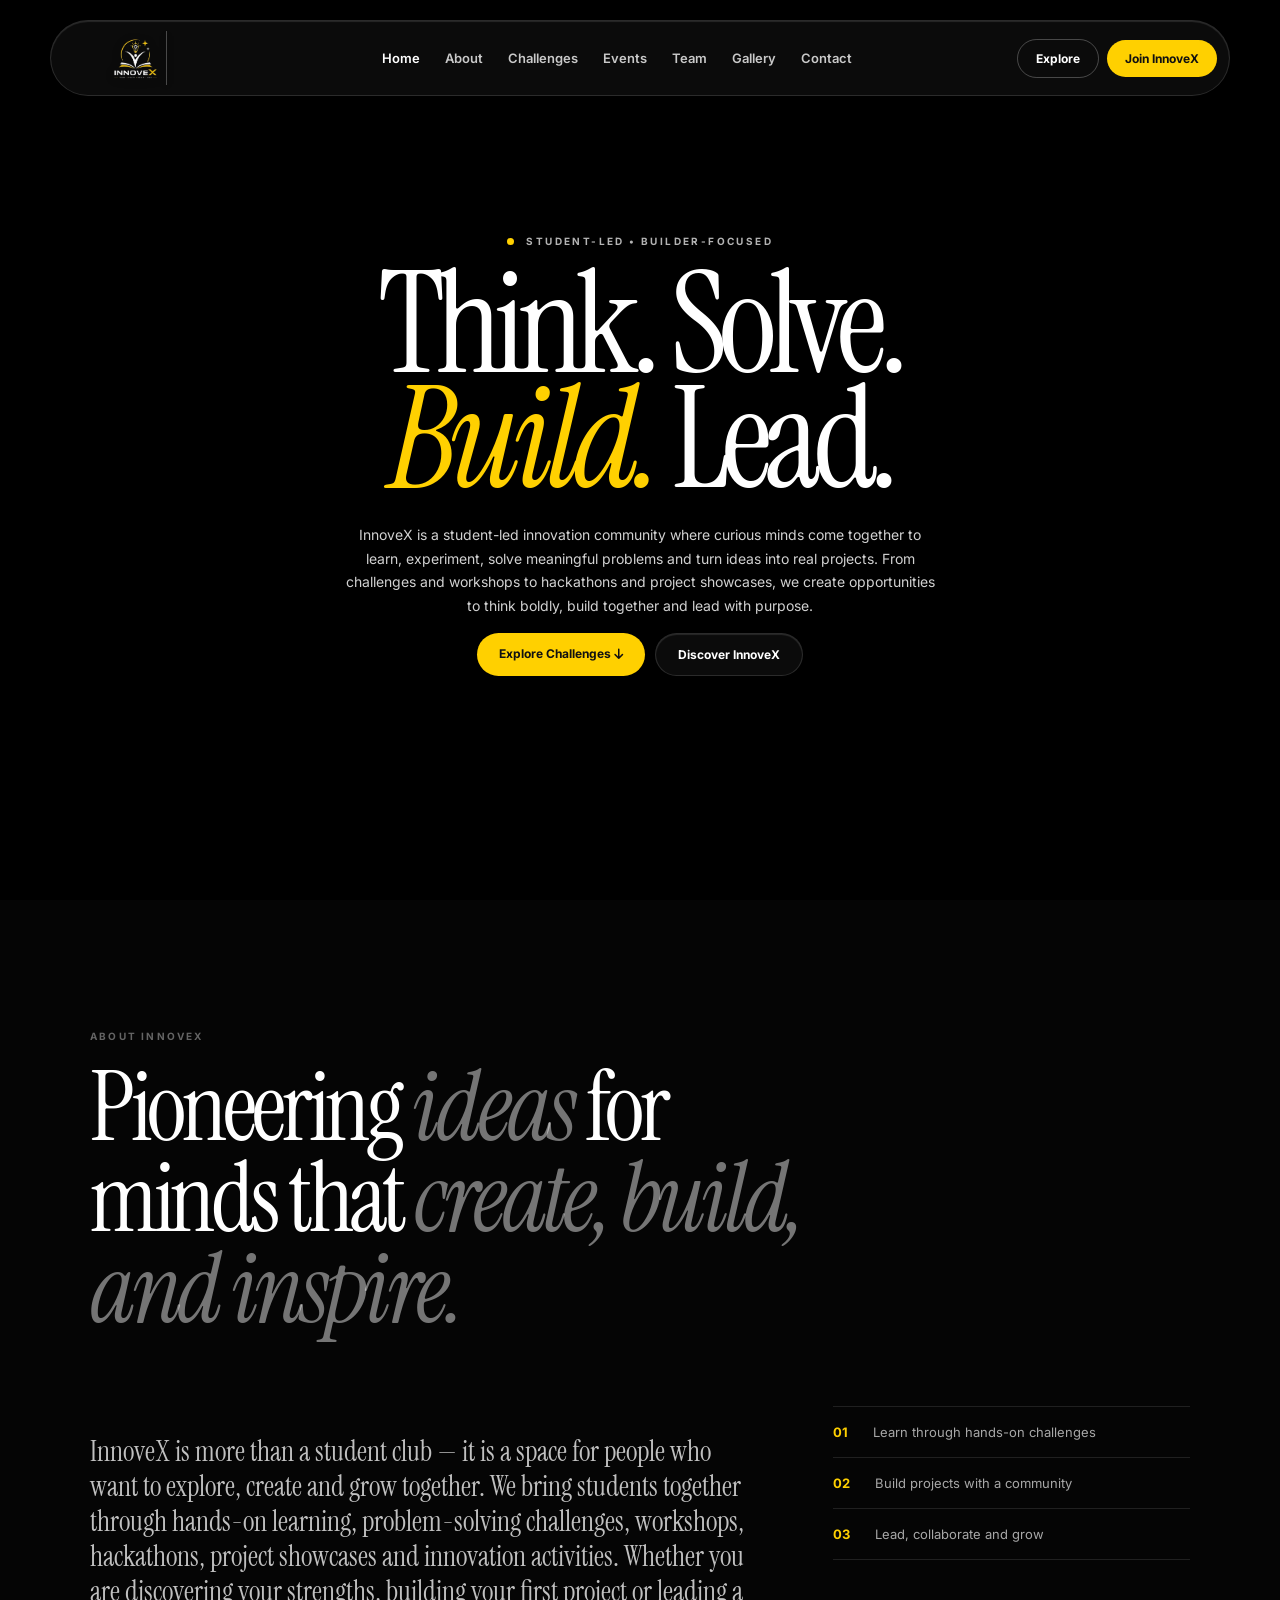
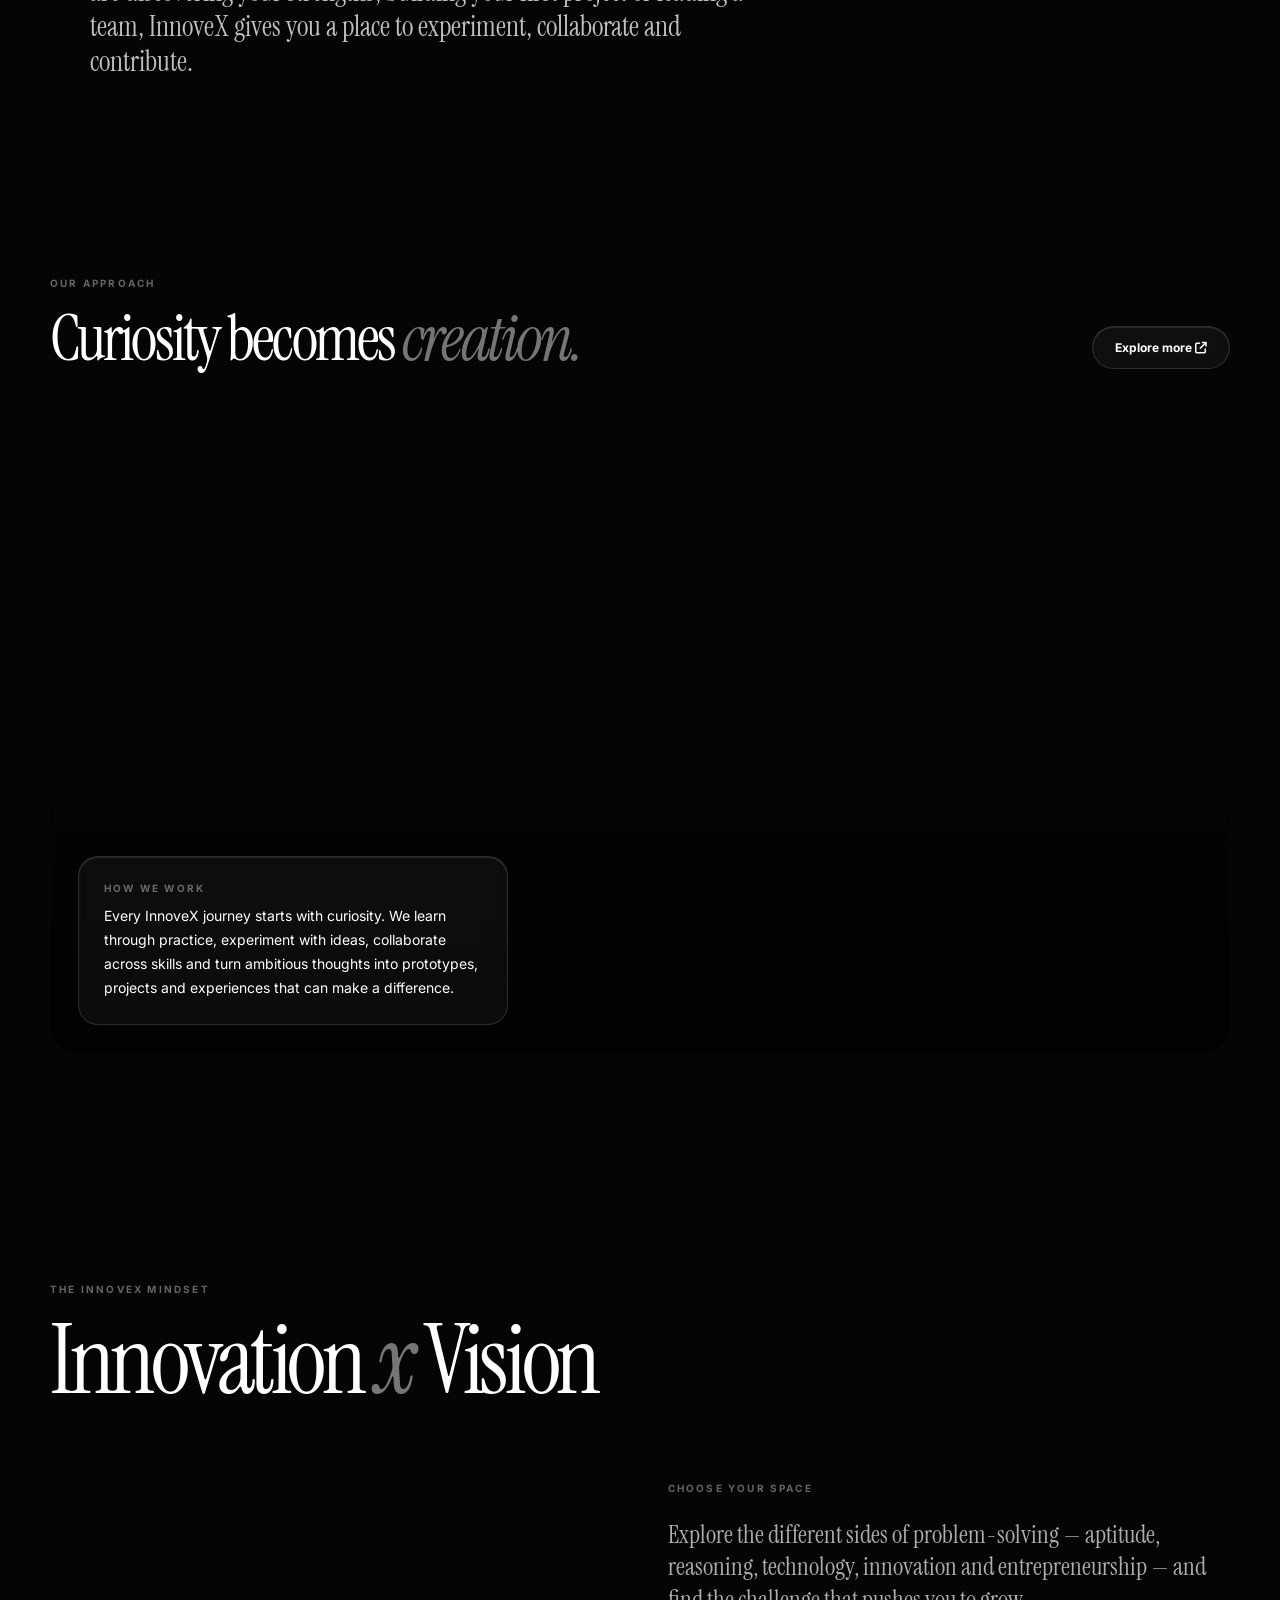
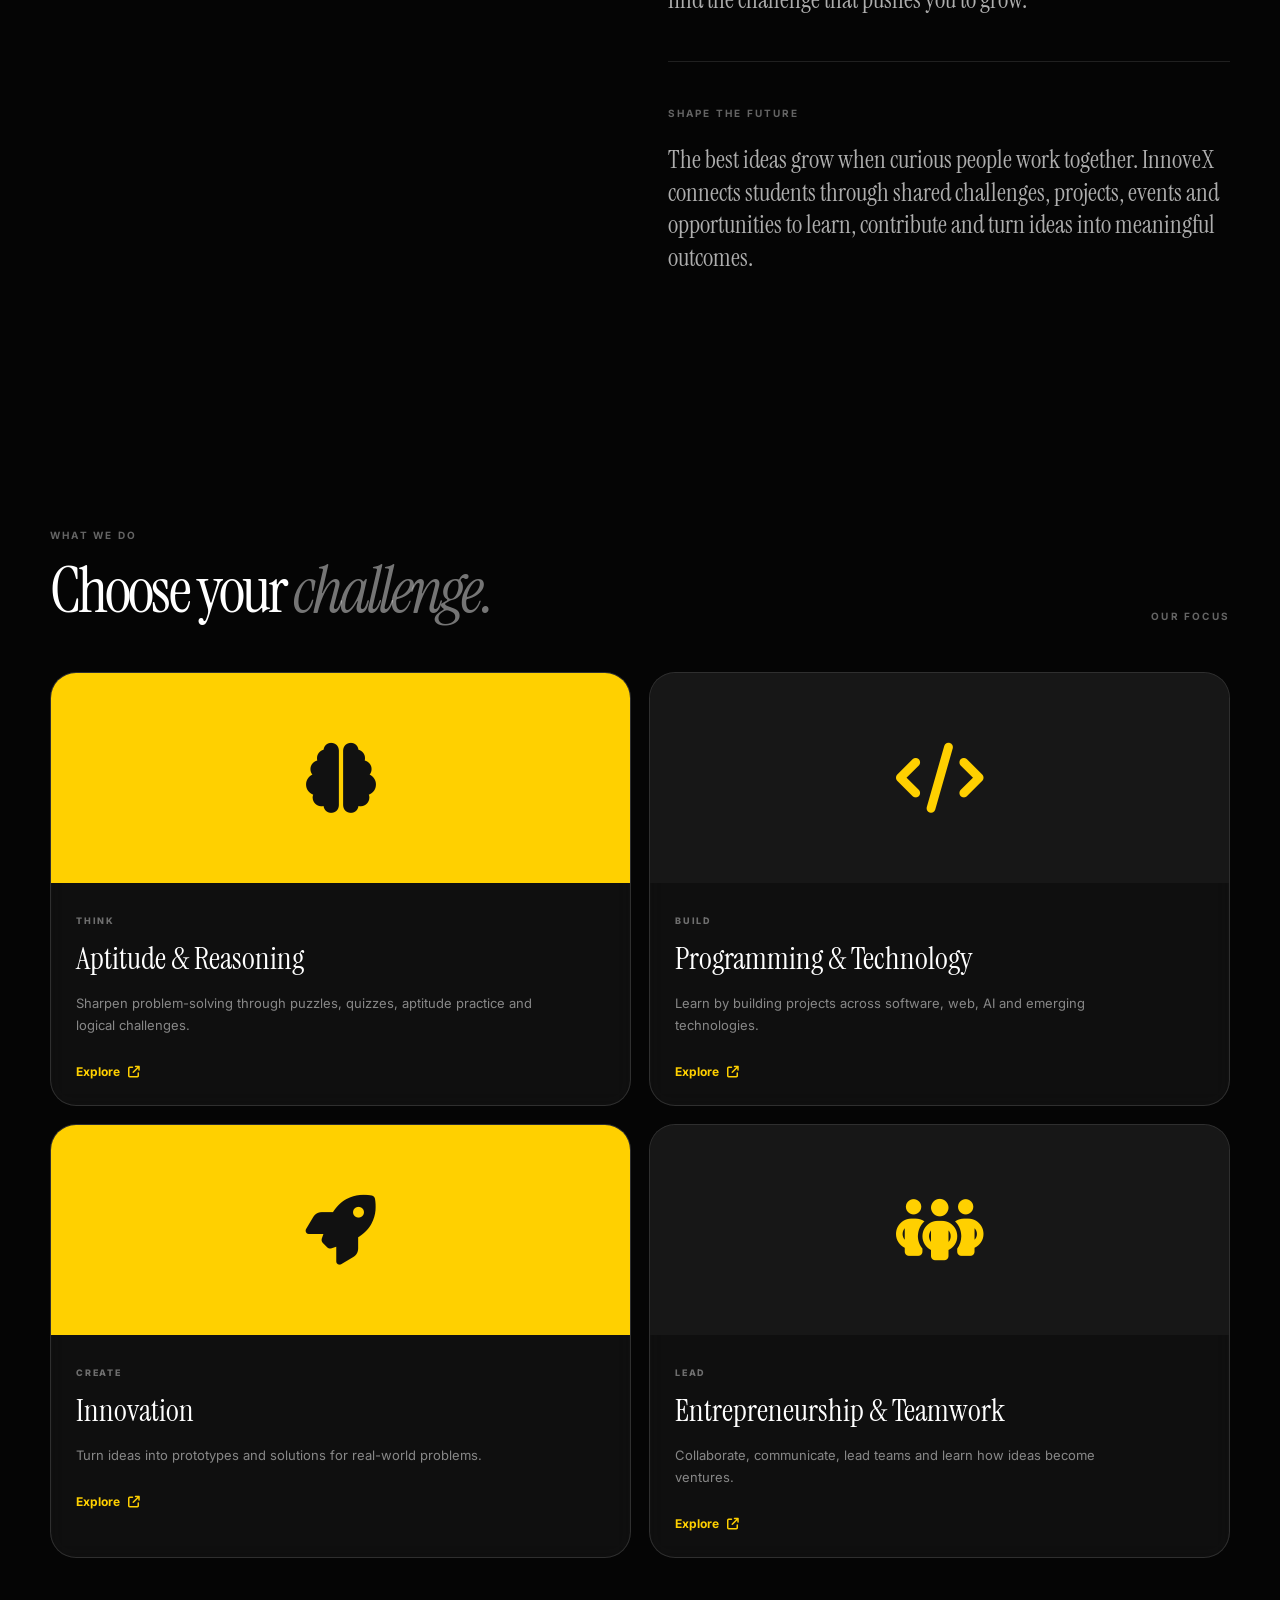
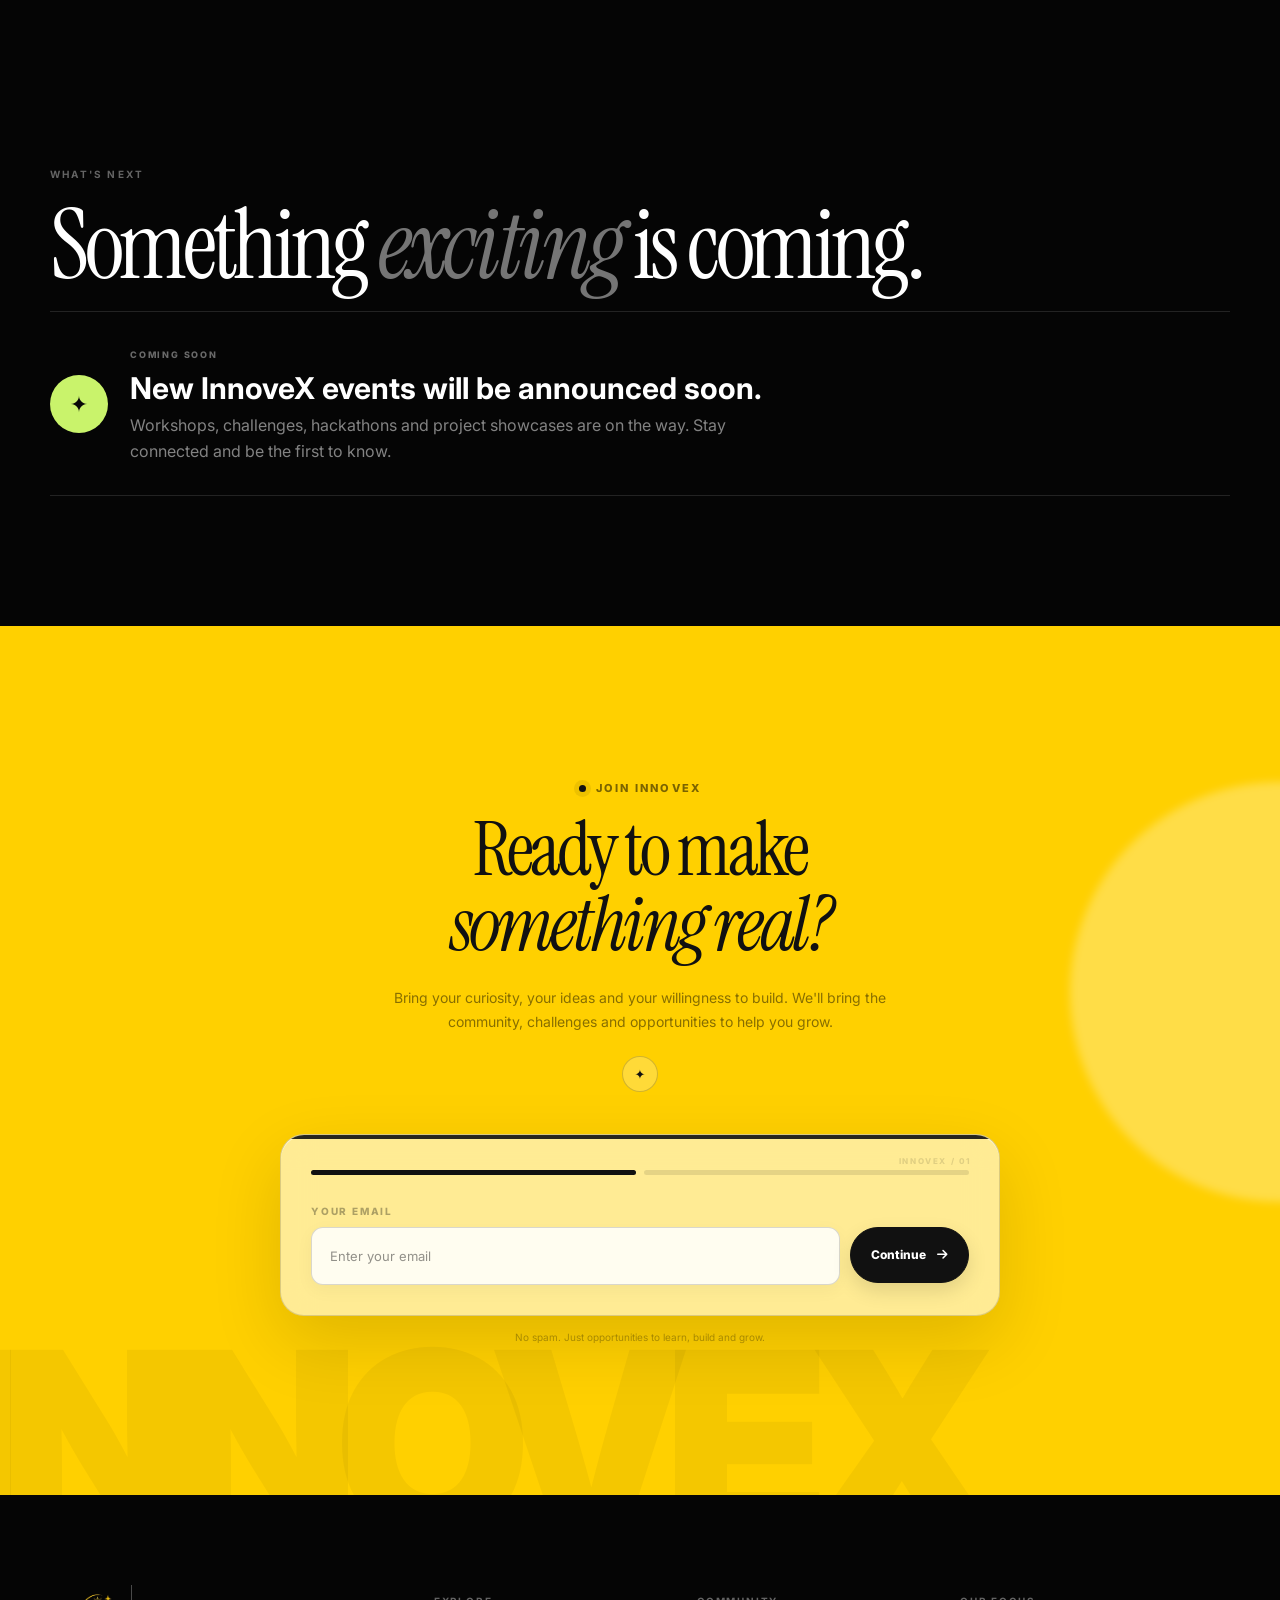
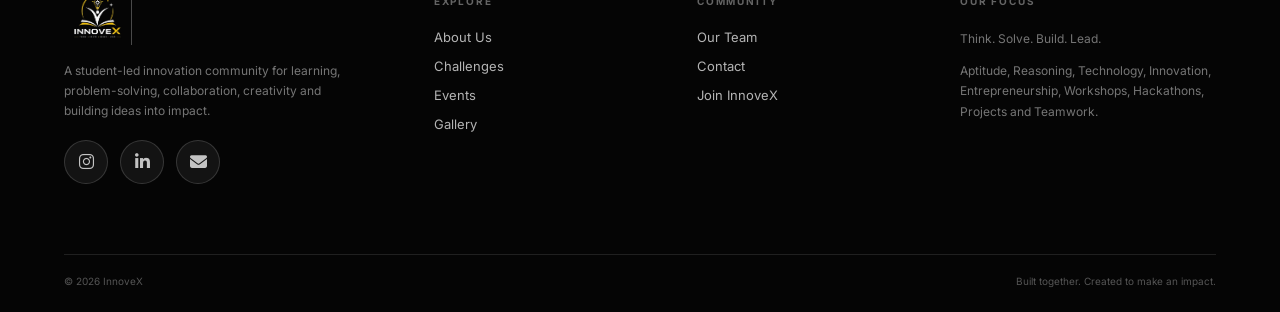
<file: index.html>
<!DOCTYPE html>
<html lang="en">
<head>
  <meta charset="UTF-8">
  <meta name="viewport" content="width=device-width, initial-scale=1.0">
  <title>InnoveX — Think. Solve. Build. Lead.</title>

  <link rel="preconnect" href="https://fonts.googleapis.com">
  <link rel="preconnect" href="https://fonts.gstatic.com" crossorigin>
  <link href="https://fonts.googleapis.com/css2?family=Instrument+Serif:ital@0;1&family=Inter:wght@400;500;600;700;800&display=swap" rel="stylesheet">
  <link rel="stylesheet" href="https://cdnjs.cloudflare.com/ajax/libs/font-awesome/6.7.2/css/all.min.css">

  <link rel="stylesheet" href="styles.css">

<style id="innovex-scroll-marquee-final">
/* Marquee is deliberately in NORMAL document flow, AFTER the hero. */
.innovex-scroll-marquee{
  position:relative;
  display:block;
  width:100%;
  height:82px;
  overflow:hidden;
  background:#000;
  border-top:1px solid rgba(255,255,255,.12);
  border-bottom:1px solid rgba(255,255,255,.12);
  z-index:5;
}
.innovex-scroll-marquee-track{
  display:flex;
  width:max-content;
  height:100%;
  align-items:center;
  animation:innovex-scroll-marquee 25s linear infinite;
}
.innovex-scroll-marquee-group{
  height:100%;
  display:flex;
  align-items:center;
  flex-shrink:0;
  white-space:nowrap;
}
.innovex-scroll-marquee-group span{
  color:#fff;
  font-family:Inter,"Segoe UI",system-ui,sans-serif;
  font-weight:800;
  font-size:clamp(20px,2.1vw,30px);
  letter-spacing:.08em;
  padding:0 25px;
}
.innovex-scroll-marquee-group span.yellow{
  color:#ffc400;
}
.innovex-scroll-marquee-group b{
  color:#ffc400;
  font-size:18px;
  font-weight:500;
}
@keyframes innovex-scroll-marquee{
  from{transform:translateX(0)}
  to{transform:translateX(-50%)}
}
.innovex-scroll-marquee:hover .innovex-scroll-marquee-track{
  animation-play-state:paused;
}
@media(max-width:700px){
  .innovex-scroll-marquee{height:64px}
  .innovex-scroll-marquee-group span{
    font-size:16px;
    padding:0 15px;
  }
  .innovex-scroll-marquee-group b{font-size:14px}
}
</style>


<style id="innovex-hero-flow-fix">
/* First page = exactly one viewport. Everything else follows it normally. */
.hero{
  min-height:100vh;
  min-height:100dvh;
  height:100vh;
  height:100dvh;
}
@media(max-width:600px){
  .hero{
    min-height:100vh;
    min-height:100dvh;
    height:100vh;
    height:100dvh;
  }
}
</style>

</head>
<body>

  <!-- ============================ HERO ============================ -->
  <main class="hero" id="home">
    <video class="hero-video" id="heroVideo" muted autoplay playsinline preload="auto">
      <source src="https://d8j0ntlcm91z4.cloudfront.net/user_38xzZboKViGWJOttwIXH07lWA1P/hf_20260803_192301_9231ed6b-c55c-4a48-909c-4ebe11cf2e11.mp4">
    </video>
    <div class="hero-shade"></div>

    <nav class="nav glass">
      <a class="brand" href="#home">
        <img src="assets/innoveX-logo.png" alt="InnoveX">
      </a>

      <div class="nav-links">
        <a class="active" href="#home">Home</a>
        <a href="#about">About</a>
        <a href="#challenges">Challenges</a>
        <a href="#events">Events</a>
        <a href="team.html">Team</a>
        <a href="#events">Gallery</a>
        <a href="contact.html">Contact</a>
      </div>

      <div class="nav-actions">
        <a class="nav-outline" href="#events">Explore</a>
        <a class="nav-cta" href="#join">Join InnoveX</a>
      </div>
    </nav>

    <section class="hero-content">
      <div class="eyebrow"><span></span> STUDENT-LED • BUILDER-FOCUSED</div>
      <h1>Think. Solve.<br><em>Build.</em> Lead.</h1>
      <p>
        InnoveX is a student-led innovation community where curious minds come together
        to learn, experiment, solve meaningful problems and turn ideas into real projects.
        From challenges and workshops to hackathons and project showcases, we create
        opportunities to think boldly, build together and lead with purpose.
      </p>

      <!-- <div class="hero-form glass">
        <input type="email" id="heroEmail" placeholder="Enter your email" aria-label="Email">
        <button onclick="joinFromHero()" aria-label="Join InnoveX">
          <i class="fa-solid fa-arrow-right"></i>
        </button>
      </div> -->

      <div class="hero-actions">
        <a class="yellow-btn" href="#challenges">Explore Challenges <i class="fa-solid fa-arrow-down"></i></a>
        <a class="glass text-btn" href="#about">Discover InnoveX</a>
      </div>
    </section>


  </main>
</div>

  <!-- ============================ INNOVEX MARQUEE ============================ -->
  <section class="innovex-scroll-marquee" aria-label="InnoveX highlights">
    <div class="innovex-scroll-marquee-track">
      <div class="innovex-scroll-marquee-group">
        <span>THINK</span><b>✦</b>
        <span>SOLVE</span><b>✦</b>
        <span class="yellow">BUILD</span><b>✦</b>
        <span>LEAD</span><b>✦</b>
        <span class="yellow">INNOVEX</span><b>✦</b>
        <span>HACKATHONS</span><b>✦</b>
        <span class="yellow">INNOVATION</span><b>✦</b>
        <span>COMMUNITY</span><b>✦</b>
      </div>
      <div class="innovex-scroll-marquee-group" aria-hidden="true">
        <span>THINK</span><b>✦</b>
        <span>SOLVE</span><b>✦</b>
        <span class="yellow">BUILD</span><b>✦</b>
        <span>LEAD</span><b>✦</b>
        <span class="yellow">INNOVEX</span><b>✦</b>
        <span>HACKATHONS</span><b>✦</b>
        <span class="yellow">INNOVATION</span><b>✦</b>
        <span>COMMUNITY</span><b>✦</b>
      </div>
    </div>
  </section>
<!-- ============================ ABOUT ============================ -->
  <section class="section about" id="about">
    <div class="section-inner">
      <div class="section-label">ABOUT INNOVEX</div>
      <h2>Pioneering <em>ideas</em> for<br class="desktop"> minds that <em>create, build,<br>and inspire.</em></h2>
      <div class="about-grid">
        <p class="lead-copy">
          InnoveX is more than a student club — it is a space for people who want to explore,
          create and grow together. We bring students together through hands-on learning,
          problem-solving challenges, workshops, hackathons, project showcases and innovation
          activities. Whether you are discovering your strengths, building your first project
          or leading a team, InnoveX gives you a place to experiment, collaborate and contribute.
        </p>
        <div class="mini-points">
          <div><strong>01</strong><span>Learn through hands-on challenges</span></div>
          <div><strong>02</strong><span>Build projects with a community</span></div>
          <div><strong>03</strong><span>Lead, collaborate and grow</span></div>
        </div>
      </div>
    </div>
  </section>

  <!-- ============================ FEATURED ============================ -->
  <section class="section featured">
    <div class="section-inner wide">
      <div class="section-top">
        <div>
          <div class="section-label">OUR APPROACH</div>
          <h2 class="medium-heading">Curiosity becomes <em>creation.</em></h2>
        </div>
        <a class="glass text-btn" href="#challenges">Explore more <i class="fa-solid fa-arrow-up-right-from-square"></i></a>
      </div>

      <div class="feature-video glass-frame">
        <video muted autoplay loop playsinline preload="auto">
          <source src="https://d8j0ntlcm91z4.cloudfront.net/user_38xzZboKViGWJOttwIXH07lWA1P/hf_20260402_054547_9875cfc5-155a-4229-8ec8-b7ba7125cbf8.mp4" type="video/mp4">
        </video>
        <div class="video-gradient"></div>
        <div class="feature-card glass">
          <div class="section-label">HOW WE WORK</div>
          <p>Every InnoveX journey starts with curiosity. We learn through practice, experiment with ideas, collaborate across skills and turn ambitious thoughts into prototypes, projects and experiences that can make a difference.</p>
        </div>
      </div>
    </div>
  </section>

  <!-- ============================ PHILOSOPHY ============================ -->
  <section class="section philosophy">
    <div class="section-inner wide">
      <div class="section-label">THE INNOVEX MINDSET</div>
      <h2>Innovation <em>x</em> Vision</h2>

      <div class="philosophy-grid">
        <div class="philosophy-video glass-frame">
          <video muted autoplay loop playsinline preload="auto">
            <source src="https://d8j0ntlcm91z4.cloudfront.net/user_38xzZboKViGWJOttwIXH07lWA1P/hf_20260307_083826_e938b29f-a43a-41ec-a153-3d4730578ab8.mp4" type="video/mp4">
          </video>
        </div>

        <div class="philosophy-copy">
          <article>
            <div class="section-label">CHOOSE YOUR SPACE</div>
            <p>
              Explore the different sides of problem-solving — aptitude, reasoning, technology,
              innovation and entrepreneurship — and find the challenge that pushes you to grow.
            </p>
          </article>
          <div class="divider"></div>
          <article>
            <div class="section-label">SHAPE THE FUTURE</div>
            <p>
              The best ideas grow when curious people work together. InnoveX connects students
              through shared challenges, projects, events and opportunities to learn, contribute
              and turn ideas into meaningful outcomes.
            </p>
          </article>
        </div>
      </div>
    </div>
  </section>

  <!-- ============================ CHALLENGES ============================ -->
  <section class="section challenges" id="challenges">
    <div class="section-inner wide">
      <div class="section-top">
        <div>
          <div class="section-label">WHAT WE DO</div>
          <h2 class="medium-heading">Choose your <em>challenge.</em></h2>
        </div>
        <div class="desktop-only section-label">OUR FOCUS</div>
      </div>

      <div class="challenge-grid">
        <article class="challenge-card glass">
          <div class="challenge-art yellow-art"><i class="fa-solid fa-brain"></i></div>
          <div class="challenge-body">
            <span class="tag">THINK</span>
            <h3>Aptitude & Reasoning</h3>
            <p>Sharpen problem-solving through puzzles, quizzes, aptitude practice and logical challenges.</p>
            <a href="#events">Explore <i class="fa-solid fa-arrow-up-right-from-square"></i></a>
          </div>
        </article>

        <article class="challenge-card glass">
          <div class="challenge-art dark-art"><i class="fa-solid fa-code"></i></div>
          <div class="challenge-body">
            <span class="tag">BUILD</span>
            <h3>Programming & Technology</h3>
            <p>Learn by building projects across software, web, AI and emerging technologies.</p>
            <a href="#events">Explore <i class="fa-solid fa-arrow-up-right-from-square"></i></a>
          </div>
        </article>

        <article class="challenge-card glass">
          <div class="challenge-art yellow-art"><i class="fa-solid fa-rocket"></i></div>
          <div class="challenge-body">
            <span class="tag">CREATE</span>
            <h3>Innovation</h3>
            <p>Turn ideas into prototypes and solutions for real-world problems.</p>
            <a href="#events">Explore <i class="fa-solid fa-arrow-up-right-from-square"></i></a>
          </div>
        </article>

        <article class="challenge-card glass">
          <div class="challenge-art dark-art"><i class="fa-solid fa-people-group"></i></div>
          <div class="challenge-body">
            <span class="tag">LEAD</span>
            <h3>Entrepreneurship & Teamwork</h3>
            <p>Collaborate, communicate, lead teams and learn how ideas become ventures.</p>
            <a href="#events">Explore <i class="fa-solid fa-arrow-up-right-from-square"></i></a>
          </div>
        </article>
      </div>
    </div>
  </section>

  <!-- ============================ EVENTS ============================ -->
  <section class="section events" id="events">
    <div class="section-inner wide">
      <div class="section-label">WHAT'S NEXT</div>
      <h2>Something <em>exciting</em> is coming.</h2>
      <div class="events-coming-soon">
        <div class="coming-mark">✦</div>
        <div>
          <span class="tag">COMING SOON</span>
          <h3>New InnoveX events will be announced soon.</h3>
          <p>Workshops, challenges, hackathons and project showcases are on the way. Stay connected and be the first to know.</p>
        </div>
      </div>
    </div>
  </section>

  <!-- ============================ JOIN ============================ -->
  <section class="join-section" id="join">

  <style>
    /* =====================================================
       INNOVEX JOIN FORM
       NOTE: Background is NOT changed.
       Your existing yellow .join-section background remains.
       ===================================================== */


    /* =====================================================
       INNOVEX JOIN FORM — REFINED UI / UX
       Keeps the existing yellow section background.
       ===================================================== */

    .join-inner {
      width: min(820px, calc(100% - 40px));
      margin: 0 auto;
    }

    .join-header {
      text-align: center;
    }

    .join-section .section-label {
      margin-bottom: 18px;
      font-size: 11px;
      font-weight: 800;
      letter-spacing: .2em;
    }

    .join-section h2 {
      margin: 0;
      font-size: clamp(44px, 7vw, 76px);
      line-height: .98;
      letter-spacing: -.045em;
      font-weight: 500;
    }

    .join-section h2 em {
      font-style: italic;
      font-weight: 400;
    }

    .join-description {
      max-width: 570px;
      margin: 24px auto 0;
      font-size: 15px;
      line-height: 1.7;
      opacity: .72;
    }

    /* FORM CARD */
    .join-form {
      width: 100%;
      max-width: 720px;
      margin: 42px auto 0;
      padding: clamp(22px, 4vw, 34px);
      box-sizing: border-box;
      text-align: left;
      background: rgba(255,255,255,.34);
      border: 1px solid rgba(0,0,0,.12);
      border-radius: 18px;
      box-shadow: 0 18px 50px rgba(0,0,0,.10);
      backdrop-filter: blur(12px);
      -webkit-backdrop-filter: blur(12px);
    }

    /* PROGRESS */
    .join-progress {
      display: grid;
      grid-template-columns: 1fr 1fr;
      gap: 8px;
      margin-bottom: 30px;
    }

    .join-progress-step {
      position: relative;
      height: 4px;
      border-radius: 99px;
      background: rgba(0,0,0,.13);
      overflow: hidden;
    }

    .join-progress-step::after {
      content: "";
      position: absolute;
      inset: 0;
      transform: scaleX(0);
      transform-origin: left;
      background: #111;
      transition: transform .35s ease;
    }

    .join-progress-step.active::after,
    .join-progress-step.complete::after {
      transform: scaleX(1);
    }

    .join-progress-labels {
      display: flex;
      justify-content: space-between;
      margin-top: 9px;
      font-size: 9px;
      font-weight: 800;
      letter-spacing: .14em;
      opacity: .48;
    }

    .join-step {
      display: none;
    }

    .join-step.active {
      display: block;
      animation: joinFadeIn .35s ease both;
    }

    @keyframes joinFadeIn {
      from { opacity: 0; transform: translateY(10px); }
      to { opacity: 1; transform: translateY(0); }
    }

    .join-field-label {
      display: block;
      margin-bottom: 10px;
      font-size: 10px;
      font-weight: 800;
      letter-spacing: .18em;
      opacity: .62;
    }

    /* EMAIL */
    .join-email-row {
      display: grid;
      grid-template-columns: minmax(0,1fr) auto;
      gap: 10px;
      align-items: stretch;
    }

    .join-email-input,
    .join-custom {
      box-sizing: border-box;
      width: 100%;
      background: rgba(255,255,255,.94) !important;
      border: 1.5px solid rgba(0,0,0,.16) !important;
      color: #111 !important;
      outline: none;
      font-family: inherit;
      transition: border-color .2s ease, box-shadow .2s ease, transform .2s ease;
    }

    .join-email-input {
      min-width: 0;
      height: 56px;
      padding: 0 17px;
      border-radius: 10px;
      font-size: 14px;
    }

    .join-email-input::placeholder,
    .join-custom::placeholder {
      color: #555 !important;
      opacity: 1;
    }

    .join-email-input:focus,
    .join-custom:focus {
      background: #fff !important;
      border-color: #111 !important;
      box-shadow: 0 0 0 4px rgba(0,0,0,.07);
    }

    .join-continue,
    .join-submit {
      height: 56px;
      padding: 0 21px;
      background: #111 !important;
      color: #fff !important;
      border: 1.5px solid #111;
      border-radius: 10px;
      font-family: inherit;
      font-size: 12px;
      font-weight: 800;
      cursor: pointer;
      transition: transform .2s ease, background .2s ease, box-shadow .2s ease;
      white-space: nowrap;
    }

    .join-continue:hover,
    .join-submit:hover {
      background: #292929 !important;
      transform: translateY(-1px);
      box-shadow: 0 8px 20px rgba(0,0,0,.15);
    }

    .join-continue:active,
    .join-submit:active {
      transform: translateY(0);
    }

    .join-continue i,
    .join-submit i {
      margin-left: 8px;
    }

    /* SECOND STEP */
    .join-question-heading {
      margin: 0 0 7px;
      font-size: clamp(24px, 4vw, 30px);
      line-height: 1.2;
      font-weight: 650;
      letter-spacing: -.025em;
    }

    .join-question-text {
      margin: 0 0 20px;
      font-size: 13px;
      line-height: 1.6;
      opacity: .65;
    }

    /* OPTIONS */
    .join-options {
      display: grid;
      grid-template-columns: 1fr 1fr;
      gap: 10px;
    }

    .join-option {
      position: relative;
      display: flex;
      align-items: center;
      width: 100%;
      min-height: 76px;
      box-sizing: border-box;
      padding: 13px;
      background: rgba(255,255,255,.82) !important;
      border: 1.5px solid rgba(0,0,0,.13) !important;
      border-radius: 11px;
      color: #111 !important;
      text-align: left;
      font-family: inherit;
      cursor: pointer;
      box-shadow: 0 4px 15px rgba(0,0,0,.045);
      transition: border-color .2s ease, background .2s ease, transform .2s ease, box-shadow .2s ease;
    }

    .join-option:hover {
      background: #fff !important;
      border-color: rgba(0,0,0,.35) !important;
      transform: translateY(-2px);
      box-shadow: 0 9px 22px rgba(0,0,0,.09);
    }

    .join-option.selected {
      background: #111 !important;
      border-color: #111 !important;
      color: #fff !important;
      box-shadow: 0 9px 24px rgba(0,0,0,.18);
    }

    .join-option-icon {
      display: flex;
      align-items: center;
      justify-content: center;
      width: 40px;
      height: 40px;
      flex: 0 0 40px;
      margin-right: 12px;
      background: #ededed;
      border-radius: 9px;
      color: #111;
      font-size: 13px;
      transition: background .2s ease, color .2s ease;
    }

    .join-option.selected .join-option-icon {
      background: #fff;
      color: #111;
    }

    .join-option-content {
      min-width: 0;
    }

    .join-option-content strong {
      display: block;
      margin-bottom: 4px;
      color: inherit;
      font-size: 13px;
      font-weight: 750;
    }

    .join-option-content small {
      display: block;
      color: inherit;
      font-size: 10px;
      line-height: 1.4;
      opacity: .58;
    }

    .join-option-check {
      position: absolute;
      top: 9px;
      right: 9px;
      width: 20px;
      height: 20px;
      display: grid;
      place-items: center;
      border-radius: 50%;
      background: rgba(255,255,255,.12);
      color: #fff;
      font-size: 9px;
      opacity: 0;
      transform: scale(.7);
      transition: opacity .2s ease, transform .2s ease;
    }

    .join-option.selected .join-option-check {
      opacity: 1;
      transform: scale(1);
    }

    /* CUSTOM RESPONSE */
    .join-custom-wrapper {
      margin-top: 14px;
    }

    .join-custom {
      display: block;
      min-height: 96px;
      padding: 14px 16px;
      border-radius: 10px;
      resize: vertical;
      font-size: 13px;
      line-height: 1.6;
      box-shadow: 0 4px 14px rgba(0,0,0,.045);
    }

    .join-custom-hint {
      display: flex;
      justify-content: space-between;
      gap: 10px;
      margin-top: 7px;
      font-size: 9px;
      line-height: 1.4;
      opacity: .45;
    }

    /* ACTIONS */
    .join-action-row {
      display: flex;
      align-items: center;
      justify-content: space-between;
      gap: 16px;
      margin-top: 20px;
      padding-top: 17px;
      border-top: 1px solid rgba(0,0,0,.10);
    }

    .join-back {
      padding: 10px 0;
      background: transparent !important;
      border: 0;
      color: #111 !important;
      font-family: inherit;
      font-size: 12px;
      font-weight: 700;
      opacity: .55;
      cursor: pointer;
      transition: opacity .2s ease, transform .2s ease;
    }

    .join-back:hover {
      opacity: 1;
      transform: translateX(-2px);
    }

    .join-back i {
      margin-right: 6px;
    }

    .join-submit {
      min-width: 145px;
    }

    .join-message {
      display: block;
      max-width: 620px;
      margin: 13px auto 0;
      text-align: center;
      font-size: 10px;
      line-height: 1.5;
      opacity: .55;
    }

    /* VALIDATION FEEDBACK */
    .join-email-input.invalid {
      border-color: #a40000 !important;
      box-shadow: 0 0 0 4px rgba(164,0,0,.07);
    }

    @media (max-width: 600px) {
      .join-inner {
        width: min(100% - 28px, 820px);
      }

      .join-form {
        margin-top: 34px;
        padding: 20px 16px;
        border-radius: 15px;
      }

      .join-email-row {
        grid-template-columns: 1fr;
      }

      .join-email-input,
      .join-continue {
        width: 100%;
        height: 54px;
      }

      .join-options {
        grid-template-columns: 1fr;
        gap: 8px;
      }

      .join-option {
        min-height: 66px;
      }

      .join-action-row {
        align-items: stretch;
      }

      .join-submit {
        flex: 1;
        min-width: 0;
      }
    }

    @media (max-width: 380px) {
      .join-section h2 {
        font-size: 40px;
      }

      .join-option-icon {
        width: 36px;
        height: 36px;
        flex-basis: 36px;
        margin-right: 10px;
      }

      .join-action-row {
        gap: 10px;
      }
    }

    /* =====================================================
       PREMIUM JOIN EXPERIENCE
       ===================================================== */

    .join-section {
      position: relative;
      overflow: hidden;
      isolation: isolate;
    }

    .join-section::before {
      content: "INNOVEX";
      position: absolute;
      left: -4vw;
      bottom: -4vw;
      z-index: -1;
      font-size: clamp(120px, 20vw, 280px);
      line-height: .8;
      font-weight: 900;
      letter-spacing: -.08em;
      color: rgba(0,0,0,.045);
      pointer-events: none;
      user-select: none;
    }

    .join-section::after {
      content: "";
      position: absolute;
      width: 420px;
      height: 420px;
      right: -210px;
      top: 18%;
      border-radius: 50%;
      background: rgba(255,255,255,.28);
      filter: blur(4px);
      z-index: -1;
      pointer-events: none;
    }

    .join-header {
      position: relative;
    }

    .join-header::after {
      content: "✦";
      display: block;
      width: 34px;
      height: 34px;
      margin: 22px auto 0;
      display: grid;
      place-items: center;
      border: 1px solid rgba(0,0,0,.18);
      border-radius: 50%;
      font-size: 13px;
      background: rgba(255,255,255,.22);
      animation: joinPulse 2.8s ease-in-out infinite;
    }

    @keyframes joinPulse {
      0%,100% { transform: scale(1); box-shadow: 0 0 0 0 rgba(0,0,0,0); }
      50% { transform: scale(1.08); box-shadow: 0 0 0 7px rgba(0,0,0,.035); }
    }

    .join-form {
      position: relative;
      overflow: hidden;
      border: 1px solid rgba(0,0,0,.16);
      background:
        linear-gradient(135deg, rgba(255,255,255,.52), rgba(255,255,255,.24));
      box-shadow:
        0 25px 70px rgba(0,0,0,.13),
        inset 0 1px 0 rgba(255,255,255,.65);
    }

    .join-form::before {
      content: "";
      position: absolute;
      left: 0;
      top: 0;
      width: 100%;
      height: 3px;
      background: linear-gradient(90deg, #111 0%, #111 50%, rgba(17,17,17,.08) 50%);
      opacity: .9;
    }

    .join-form::after {
      content: "JOIN THE BUILD";
      position: absolute;
      right: 25px;
      top: 21px;
      font-size: 8px;
      font-weight: 900;
      letter-spacing: .18em;
      opacity: .32;
    }

    .join-progress {
      margin-top: 5px;
    }

    .join-progress-step {
      height: 5px;
      background: rgba(0,0,0,.10);
    }

    .join-progress-step::after {
      background: #111;
    }

    .join-progress-labels span:first-child {
      opacity: .9;
    }

    .join-step.active .join-question-heading {
      position: relative;
    }

    .join-question-heading::after {
      content: "";
      display: inline-block;
      width: 7px;
      height: 7px;
      margin: 0 0 5px 8px;
      border-radius: 50%;
      background: #111;
      animation: joinDot 1.7s ease-in-out infinite;
    }

    @keyframes joinDot {
      0%,100% { opacity: .35; transform: scale(.8); }
      50% { opacity: 1; transform: scale(1); }
    }

    .join-option {
      overflow: hidden;
    }

    .join-option::before {
      content: "";
      position: absolute;
      left: 0;
      top: 0;
      bottom: 0;
      width: 3px;
      background: #111;
      transform: scaleY(0);
      transform-origin: bottom;
      transition: transform .25s ease;
    }

    .join-option:hover::before,
    .join-option.selected::before {
      transform: scaleY(1);
    }

    .join-option.selected {
      background:
        linear-gradient(135deg, #111 0%, #191919 100%) !important;
    }

    .join-option.selected .join-option-content strong {
      letter-spacing: .01em;
    }

    .join-custom-wrapper {
      position: relative;
    }

    .join-custom {
      min-height: 105px;
    }

    .join-custom:focus {
      transform: translateY(-1px);
    }

    .join-action-row {
      position: relative;
    }

    .join-submit {
      position: relative;
      overflow: hidden;
      min-width: 158px;
      background: #111 !important;
      box-shadow: 0 8px 20px rgba(0,0,0,.14);
    }

    .join-submit::before {
      content: "";
      position: absolute;
      top: 0;
      left: -80%;
      width: 55%;
      height: 100%;
      transform: skewX(-20deg);
      background: rgba(255,255,255,.16);
      transition: left .55s ease;
    }

    .join-submit:hover::before {
      left: 125%;
    }

    .join-submit i {
      transition: transform .25s ease;
    }

    .join-submit:hover i {
      transform: translateX(4px);
    }

    .join-back i {
      transition: transform .2s ease;
    }

    .join-back:hover i {
      transform: translateX(-3px);
    }

    .join-message {
      opacity: .62;
    }

    /* Make the first-step CTA feel intentional */
    .join-continue {
      position: relative;
      overflow: hidden;
      box-shadow: 0 8px 20px rgba(0,0,0,.12);
    }

    .join-continue::before {
      content: "→";
      position: absolute;
      right: 15px;
      opacity: 0;
      transform: translateX(-5px);
      transition: .2s ease;
    }

    .join-continue:hover::before {
      opacity: 1;
      transform: translateX(0);
    }

    .join-continue i {
      transition: opacity .2s ease;
    }

    .join-continue:hover i {
      opacity: 0;
    }

    @media (max-width: 600px) {
      .join-form::after {
        display: none;
      }

      .join-section::before {
        font-size: 110px;
        bottom: -8px;
      }

      .join-header::after {
        margin-top: 18px;
      }
    }

  </style>


  <!-- =====================================================
       HEADER
       ===================================================== -->

  <div class="join-inner">

    <div class="join-header">

      <div class="section-label">
        JOIN INNOVEX
      </div>

      <h2>
        Ready to make<br>
        <em>something real?</em>
      </h2>

      <p class="join-description">
        Bring your curiosity, your ideas and your willingness to build.
        We'll bring the community, challenges and opportunities to help you grow.
      </p>

    </div>


    <!-- ===================================================
         FORM
         KEEP YOUR WORKING FORMSPREE URL
         =================================================== -->

    <form
      class="join-form"
      id="joinForm"
      action="https://formspree.io/f/mwlpyyyv"
      method="POST"
    >

      <!-- PROGRESS -->
      <div class="join-progress" aria-label="Join form progress">
        <div class="join-progress-step active" id="joinProgressEmail"></div>
        <div class="join-progress-step" id="joinProgressReason"></div>
      </div>
      <!-- <div class="join-progress-labels" aria-hidden="true">
        <span>01 · EMAIL</span>
        <span>02 · ABOUT YOU</span>
      </div> -->

      <!-- ================================================
           STEP 1 — EMAIL
           ================================================ -->

      <div
        class="join-step active"
        id="joinStepEmail"
      >

        <label
          class="join-field-label"
          for="joinEmail"
        >
          YOUR EMAIL
        </label>

        <div class="join-email-row">

          <input
            type="email"
            id="joinEmail"
            name="email"
            class="join-email-input"
            placeholder="Enter your email"
            autocomplete="email"
            required
          >

          <button
            type="button"
            class="join-continue"
            id="joinContinue"
          >
            Continue
            <i class="fa-solid fa-arrow-right"></i>
          </button>

        </div>

      </div>


      <!-- ================================================
           STEP 2 — WHY JOIN?
           ================================================ -->

      <div
        class="join-step"
        id="joinStepReason"
      >

        <span class="join-field-label">
          WHY INNOVEX?
        </span>

        <h3 class="join-question-heading">
          What brings you here?
        </h3>

        <p class="join-question-text">
          Pick what interests you, or tell us in your own words.
        </p>


        <!-- OPTIONS -->

        <div class="join-options">


          <button
            type="button"
            class="join-option"
            aria-pressed="false"
            data-reason="Learn new skills"
          >

            <span class="join-option-icon">
              <i class="fa-solid fa-lightbulb"></i>
            </span>

            <span class="join-option-content">
              <strong>Learn</strong>
              <small>Explore new skills & ideas</small>
            </span>

          <span class="join-option-check"><i class="fa-solid fa-check"></i></span>

          </button>


          <button
            type="button"
            class="join-option"
            aria-pressed="false"
            data-reason="Build projects"
          >

            <span class="join-option-icon">
              <i class="fa-solid fa-code"></i>
            </span>

            <span class="join-option-content">
              <strong>Build</strong>
              <small>Turn ideas into real projects</small>
            </span>

          <span class="join-option-check"><i class="fa-solid fa-check"></i></span>

          </button>


          <button
            type="button"
            class="join-option"
            aria-pressed="false"
            data-reason="Meet like-minded people"
          >

            <span class="join-option-icon">
              <i class="fa-solid fa-users"></i>
            </span>

            <span class="join-option-content">
              <strong>Connect</strong>
              <small>Meet curious people & creators</small>
            </span>

          <span class="join-option-check"><i class="fa-solid fa-check"></i></span>

          </button>


          <button
            type="button"
            class="join-option"
            aria-pressed="false"
            data-reason="Participate in events"
          >

            <span class="join-option-icon">
              <i class="fa-solid fa-bolt"></i>
            </span>

            <span class="join-option-content">
              <strong>Experience</strong>
              <small>Join events & challenges</small>
            </span>

          <span class="join-option-check"><i class="fa-solid fa-check"></i></span>

          </button>

        </div>


        <!-- CUSTOM RESPONSE -->

        <div class="join-custom-wrapper">

          <textarea
            id="joinReason"
            name="custom_reason"
            class="join-custom"
            placeholder="Or tell us in your own words..."
            rows="3"
          ></textarea>

        </div>


        <!-- HIDDEN SELECTED REASON -->

        <input
          type="hidden"
          name="reason"
          id="joinSelectedReason"
        >


        <!-- EMAIL SUBJECT -->

        <input
          type="hidden"
          name="_subject"
          value="New InnoveX Join Request"
        >


        <!-- ACTIONS -->

        <div class="join-action-row">

          <button
            type="button"
            class="join-back"
            id="joinBack"
          >
            <i class="fa-solid fa-arrow-left"></i>
            Back
          </button>


          <button
            type="submit"
            class="join-submit"
          >
            Join InnoveX
            <i class="fa-solid fa-arrow-right"></i>
          </button>

        </div>

      </div>

    </form>


    <!-- MESSAGE -->

    <small
      class="join-message"
      id="joinMessage"
    >
      No spam. Just opportunities to learn, build and grow.
    </small>

  </div>


  <!-- =====================================================
       JAVASCRIPT
       ===================================================== -->

  <script>

    const joinForm =
      document.getElementById("joinForm");

    const joinStepEmail =
      document.getElementById("joinStepEmail");

    const joinStepReason =
      document.getElementById("joinStepReason");

    const joinEmail =
      document.getElementById("joinEmail");

    const joinContinue =
      document.getElementById("joinContinue");

    const joinBack =
      document.getElementById("joinBack");

    const joinReason =
      document.getElementById("joinReason");

    const joinSelectedReason =
      document.getElementById("joinSelectedReason");

    const joinMessage =
      document.getElementById("joinMessage");


    let selectedReason = "";


    /* ================================================
       EMAIL → SECOND STEP
       ================================================ */

    joinContinue.addEventListener(
      "click",
      function () {

        if (!joinEmail.checkValidity()) {

          joinEmail.reportValidity();

          return;

        }

        joinStepEmail.classList.remove("active");

        joinStepReason.classList.add("active");

        joinMessage.textContent =
          "Almost there. Tell us what you want to explore with InnoveX.";

      }
    );


    /* ================================================
       BACK
       ================================================ */

    joinBack.addEventListener(
      "click",
      function () {

        joinStepReason.classList.remove("active");

        joinStepEmail.classList.add("active");
        joinProgressReason.classList.remove("active");
        joinProgressEmail.classList.remove("complete");

        joinMessage.textContent =
          "No spam. Just opportunities to learn, build and grow.";

      }
    );


    /* ================================================
       REASON SELECTION
       ================================================ */

    document
      .querySelectorAll(".join-option")
      .forEach(function (option) {

        option.addEventListener(
          "click",
          function () {

            document
              .querySelectorAll(".join-option")
              .forEach(function (item) {

                item.classList.remove("selected");
              

              });


            option.classList.add("selected");
            document
              .querySelectorAll(".join-option")
              .forEach(function (item) {
                item.setAttribute("aria-pressed", item === option ? "true" : "false");
              });


            selectedReason =
              option.getAttribute("data-reason");


            joinSelectedReason.value =
              selectedReason;


            /* Clear custom answer */

            joinReason.value = "";

          }
        );

      });


    /* ================================================
       CUSTOM ANSWER
       ================================================ */

    joinReason.addEventListener(
      "input",
      function () {

        if (joinReason.value.trim() !== "") {

          selectedReason = "";

          joinSelectedReason.value = "";

          document
            .querySelectorAll(".join-option")
            .forEach(function (option) {

              option.classList.remove("selected");

            });

        }

      }
    );


    /* ================================================
       SUBMIT
       ================================================ */

    joinForm.addEventListener(
      "submit",
      function (event) {

        const customReason =
          joinReason.value.trim();

        const finalReason =
          customReason || selectedReason;


        if (!finalReason) {

          event.preventDefault();

          joinMessage.textContent =
            "Please choose an option or tell us why you want to join.";

          joinReason.focus();

          return;

        }


        if (customReason) {

          joinSelectedReason.value =
            customReason;

        }

      }
    );

  </script>

</section>

  <!-- ============================ FOOTER ============================ -->
  <footer class="footer">
  <div class="footer-boundary"></div>
  <div class="footer-grid">
    <div class="footer-brand">
      <div class="footer-brand-visual">
        <div class="footer-logo-wrap">
          <img src="assets/innoveX-logo.png" alt="InnoveX">
        </div>
        <div class="footer-brand-divider"></div>
        <div class="footer-brand-copy">
          <p>A student-led innovation community for learning, problem-solving, collaboration, creativity and building ideas into impact.</p>

          <div class="footer-socials" aria-label="InnoveX social links">
            <a class="footer-social instagram" href="https://www.instagram.com/innovex_cmrit?igsh=dGthbTlsbXZnNDVs" target="_blank" rel="noopener" aria-label="Instagram">
              <i class="fa-brands fa-instagram"></i>
            </a>
            <a class="footer-social linkedin" href="https://www.linkedin.com/in/innovex-spaces/" target="_blank" rel="noopener" aria-label="LinkedIn">
              <i class="fa-brands fa-linkedin-in"></i>
            </a>
            <a class="footer-social email" href="mailto:innovexcommunity@gmail.com" aria-label="Email">
              <i class="fa-solid fa-envelope"></i>
            </a>
          </div>
        </div>
      </div>
    </div>

    <div class="footer-column">
      <h4>Explore</h4>
      <a href="index.html#about">About Us</a>
      <a href="index.html#challenges">Challenges</a>
      <a href="index.html#events">Events</a>
      <a href="index.html#events">Gallery</a>
    </div>

    <div class="footer-column">
      <h4>Community</h4>
      <a href="team.html">Our Team</a>
      <a href="contact.html">Contact</a>
      <a href="index.html#join">Join InnoveX</a>
    </div>

    <div class="footer-column footer-focus">
      <h4>Our Focus</h4>
      <p>Think. Solve. Build. Lead.</p>
      <p>Aptitude, Reasoning, Technology, Innovation, Entrepreneurship, Workshops, Hackathons, Projects and Teamwork.</p>
    </div>
  </div>

  <div class="footer-bottom">
    <span>© 2026 InnoveX</span>
    <span>Built together. Created to make an impact.</span>
  </div>
</footer>

  <script src="main.js"></script>
</body>
</html>

<style>
.events-coming-soon{display:flex;gap:22px;align-items:center;padding:30px 0;border-top:1px solid rgba(255,255,255,.12);border-bottom:1px solid rgba(255,255,255,.12)}
.coming-mark{width:58px;height:58px;border-radius:50%;display:grid;place-items:center;background:#c9f36b;color:#080808;font-size:22px;flex:0 0 auto}
.events-coming-soon h3{margin:8px 0 7px;font-size:clamp(20px,2.5vw,30px)}
.events-coming-soon p{margin:0;color:rgba(255,255,255,.5);max-width:650px;line-height:1.6}
@media(max-width:600px){.events-coming-soon{align-items:flex-start}.coming-mark{width:46px;height:46px}}
</style>
</file>
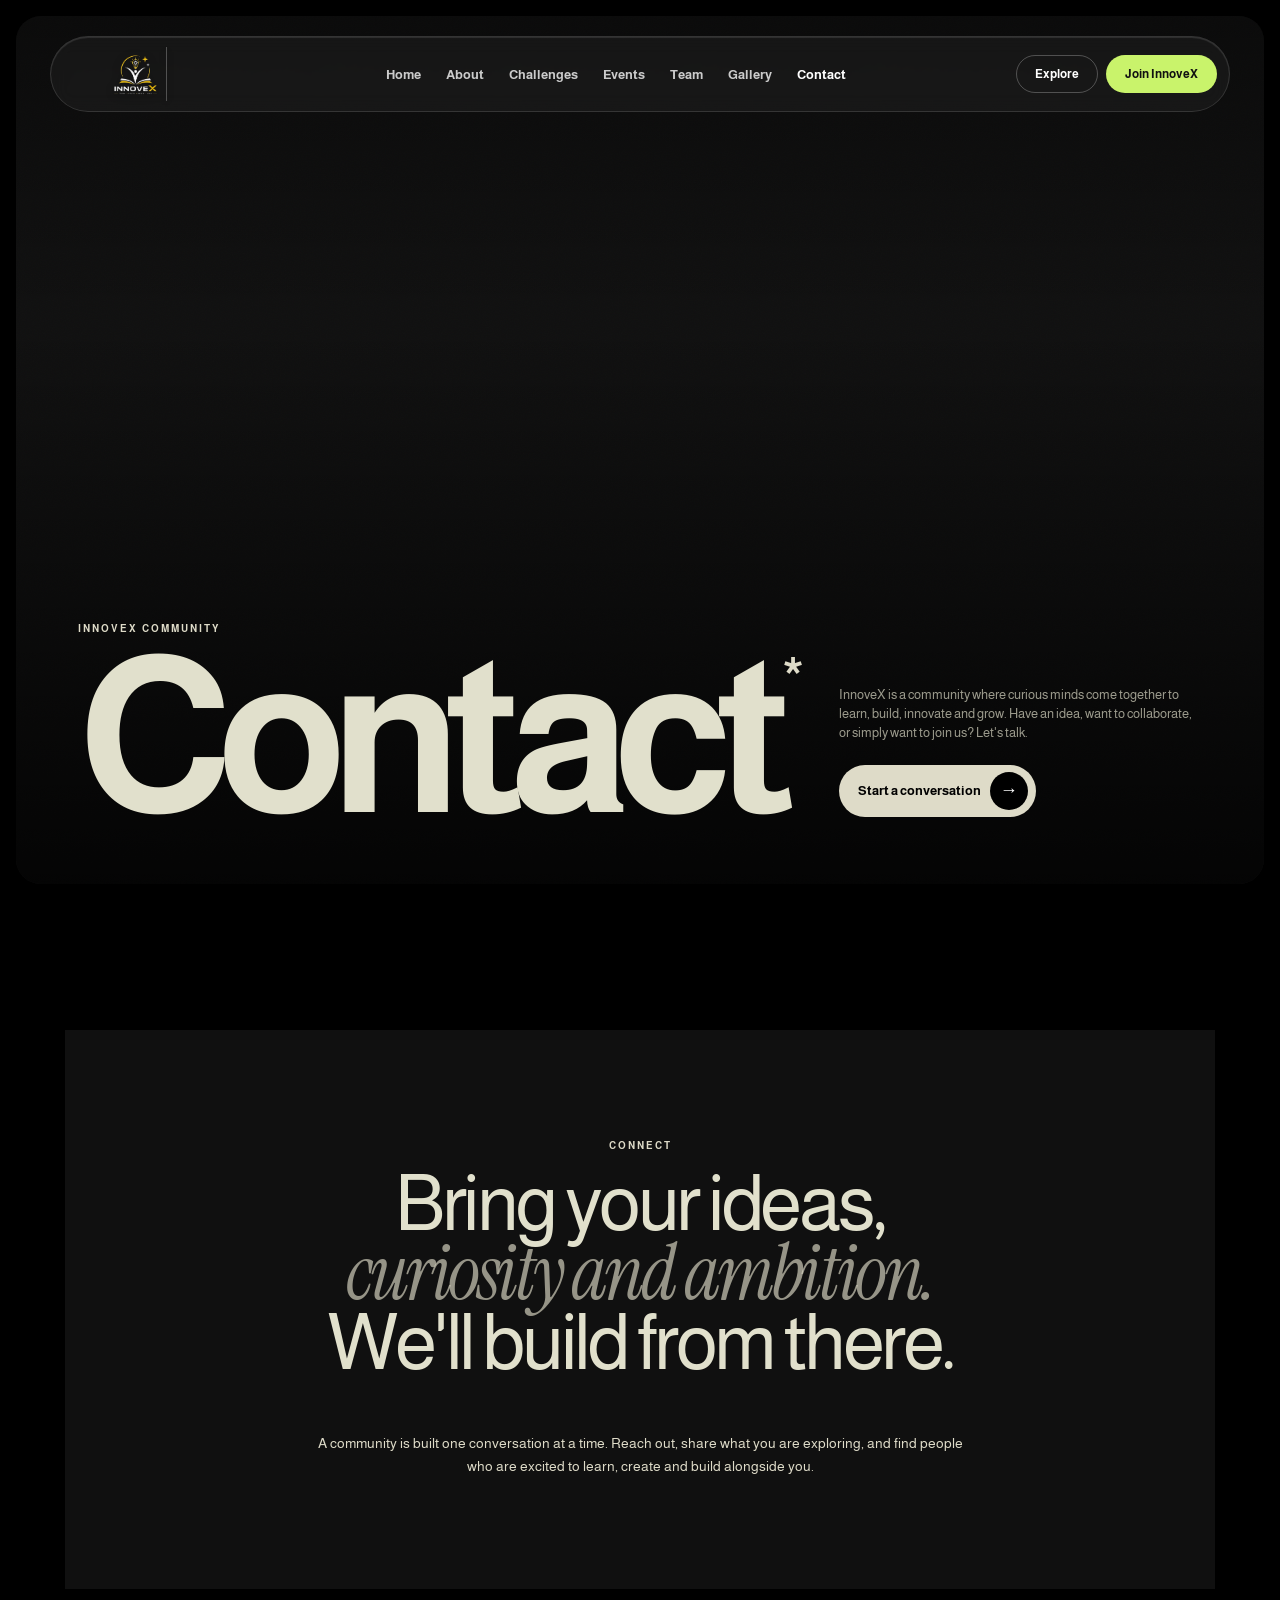
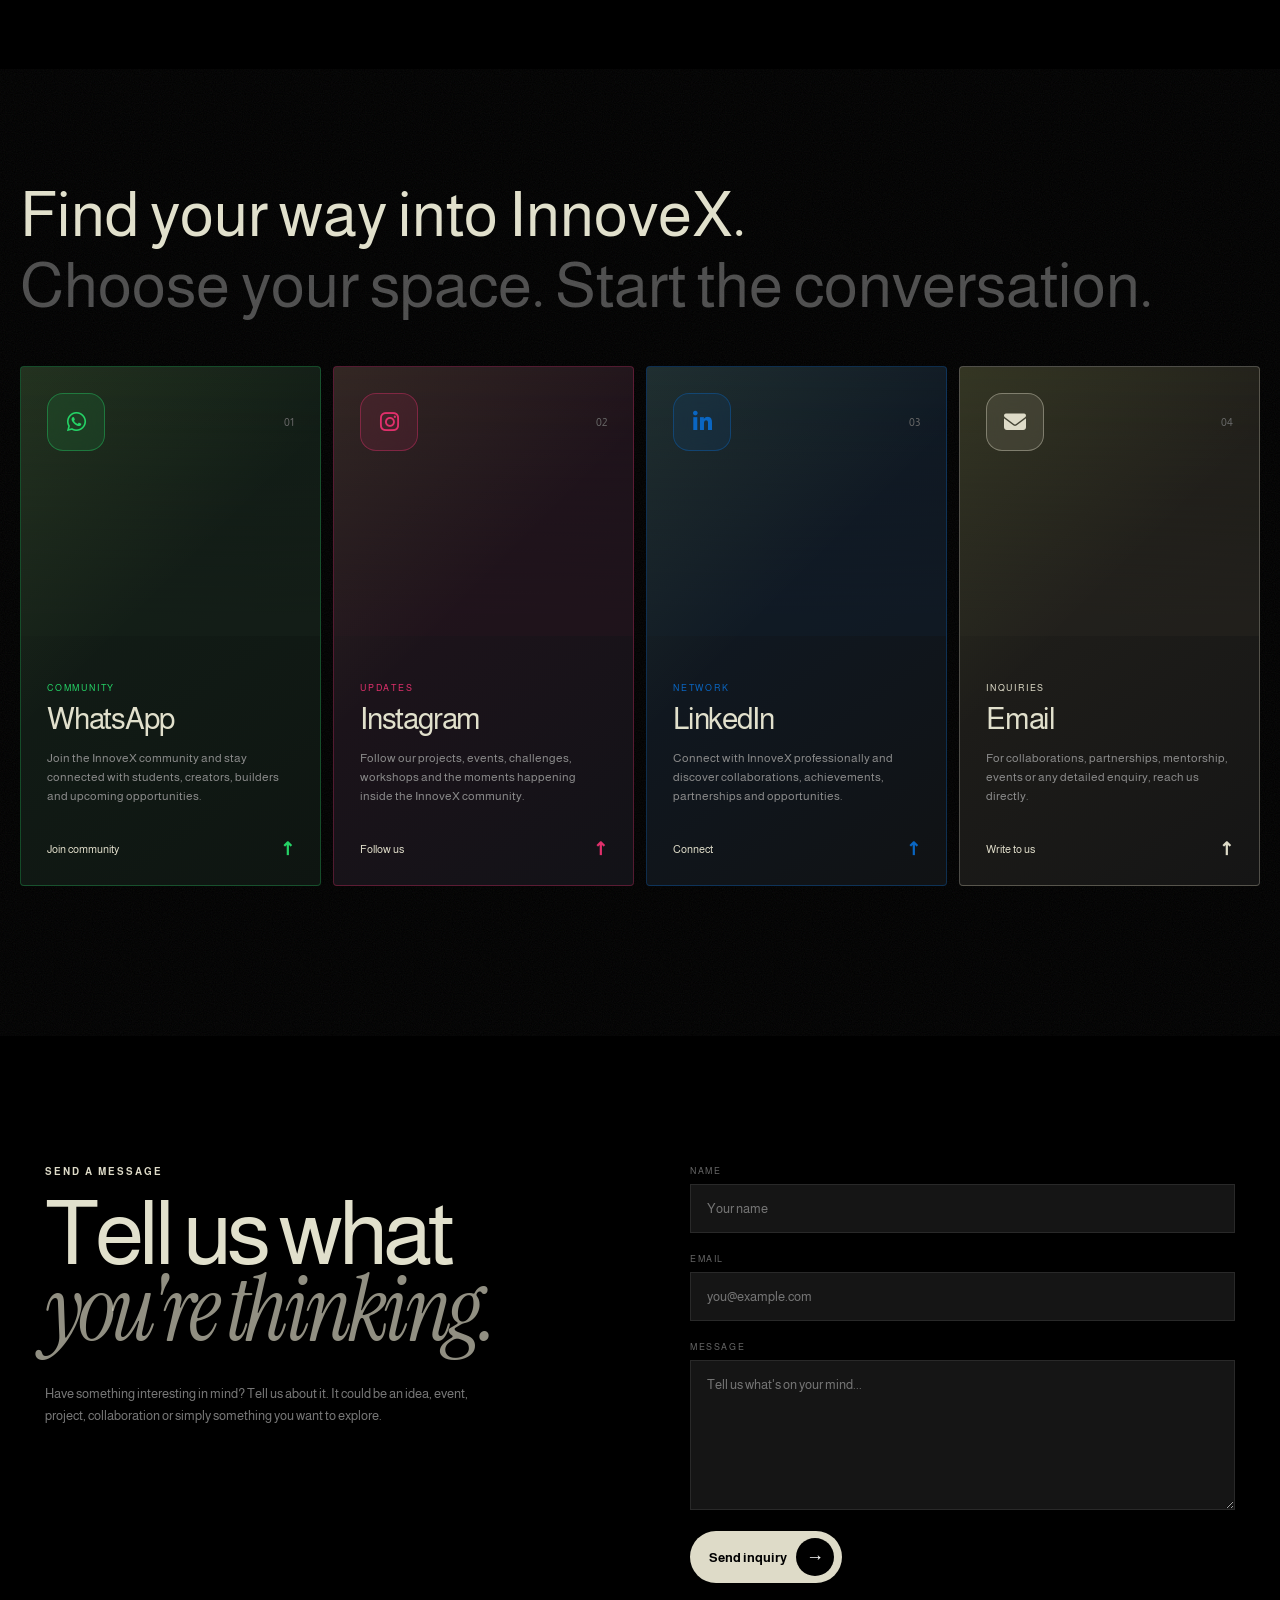
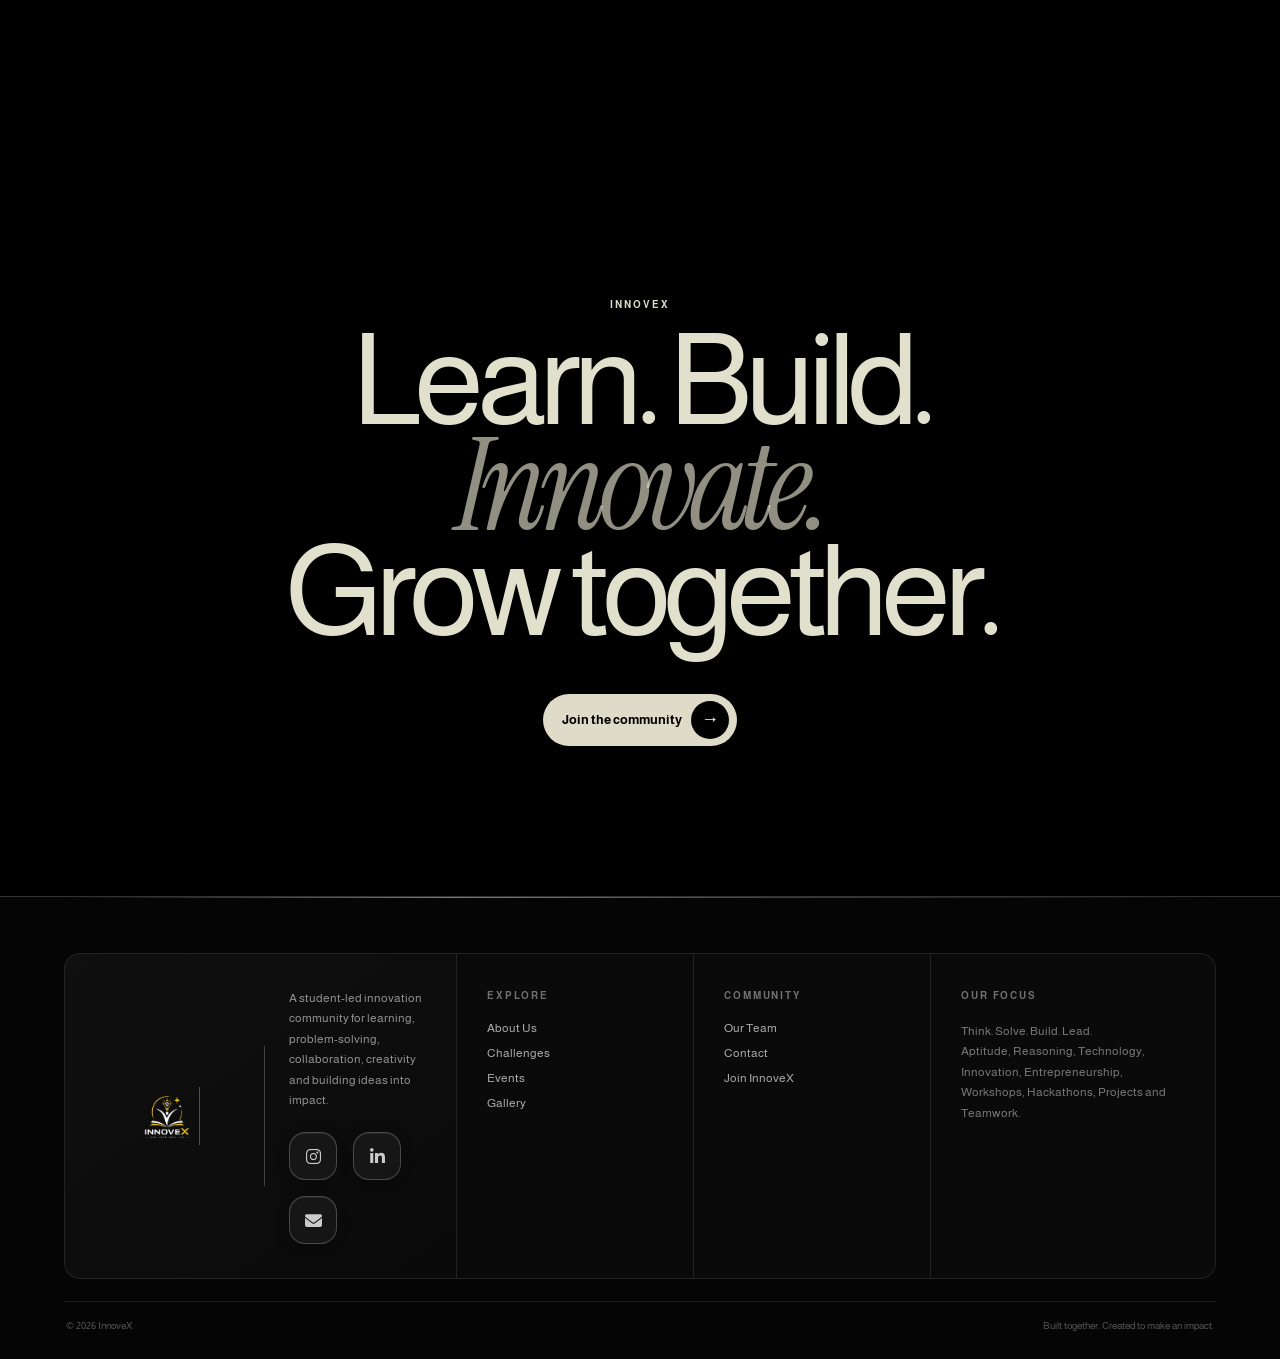
<file: contact.html>
<!DOCTYPE html>
<html lang="en">
<head>
  <meta charset="UTF-8">
  <meta name="viewport" content="width=device-width, initial-scale=1.0">
  <title>Contact — InnoveX</title>
  <link rel="preconnect" href="https://fonts.googleapis.com">
  <link rel="preconnect" href="https://fonts.gstatic.com" crossorigin>
  <link href="https://fonts.googleapis.com/css2?family=Almarai:wght@300;400;700;800&family=Instrument+Serif:ital@1&display=swap" rel="stylesheet">
  <link rel="stylesheet" href="contact.css">
<link rel="stylesheet" href="main-nav-footer.css">
<link rel="stylesheet" href="https://cdnjs.cloudflare.com/ajax/libs/font-awesome/6.5.2/css/all.min.css">
</head>
<body>

  <main>

    <!-- HERO -->
    <section class="hero">
      <div class="hero-frame">
        <video class="hero-video" autoplay muted loop playsinline>
          <source src="https://d8j0ntlcm91z4.cloudfront.net/user_38xzZboKViGWJOttwIXH07lWA1P/hf_20260405_170732_8a9ccda6-5cff-4628-b164-059c500a2b41.mp4" type="video/mp4">
        </video>

        <div class="noise"></div>
        <div class="hero-shade"></div>

        <!-- Prisma-style hanging navbar -->
        <nav class="nav glass">
      <a class="brand" href="index.html#home">
        <img src="assets/innoveX-logo.png" alt="InnoveX">
      </a>

      <div class="nav-links">
        <a href="index.html#home">Home</a>
        <a href="index.html#about">About</a>
        <a href="index.html#challenges">Challenges</a>
        <a href="index.html#events">Events</a>
        <a href="team.html">Team</a>
        <a href="index.html#events">Gallery</a>
        <a class="active" href="contact.html">Contact</a>
      </div>

      <div class="nav-actions">
        <a class="nav-outline" href="index.html#events">Explore</a>
        <a class="nav-cta" href="index.html#join">Join InnoveX</a>
      </div>
    </nav>

        <div class="hero-bottom">
          <div class="hero-title-wrap">
            <div class="eyebrow">INNOVEX COMMUNITY</div>
            <h1>Contact<span class="asterisk">*</span></h1>
          </div>

          <div class="hero-right">
            <p>
              InnoveX is a community where curious minds come together to
              learn, build, innovate and grow. Have an idea, want to
              collaborate, or simply want to join us? Let's talk.
            </p>

            <a class="cream-button" href="#contact">
              Start a conversation
              <span>→</span>
            </a>
          </div>
        </div>
      </div>
    </section>

    <!-- ABOUT / INTRO -->
    <section class="intro" id="story">
      <div class="intro-card">
        <div class="eyebrow">CONNECT</div>

        <h2>
          Bring your ideas,<br>
          <em>curiosity and ambition.</em><br>
          We'll build from there.
        </h2>

        <p class="reveal-text">
          A community is built one conversation at a time. Reach out, share
          what you are exploring, and find people who are excited to learn,
          create and build alongside you.
        </p>
      </div>
    </section>

    <!-- CONTACT CARDS -->
    <section class="features" id="contact">
      <div class="features-head">
        <div>
          <h2>Find your way into InnoveX.</h2>
          <h2 class="muted">Choose your space. Start the conversation.</h2>
        </div>
      </div>

      <div class="cards">

        <a class="contact-card" href="https://chat.whatsapp.com/HHzjl9oBt8o5sPwWRgyxbI" target="_blank">
          <div class="contact-image" style="background-image:url("https://images.unsplash.com/photo-1529156069898-49953e39b3ac?auto=format&fit=crop&w=1000&q=85")"></div>
          <div class="card-top">
            <div class="card-icon"><i class="fa-brands fa-whatsapp"></i></div>
            <span>01</span>
          </div>
          <div class="card-content">
            <small>COMMUNITY</small>
            <h3>WhatsApp</h3>
            <p>
              Join the InnoveX community and stay connected with students,
              creators, builders and upcoming opportunities.
            </p>
            <div class="learn">Join community <b>↗</b></div>
          </div>
        </a>

        <a class="contact-card" href="https://www.instagram.com/innovex_cmrit?igsh=dGthbTlsbXZnNDVs" target="_blank">
          <div class="contact-image" style="background-image:url("https://images.unsplash.com/photo-1516321318423-f06f85e504b3?auto=format&fit=crop&w=1000&q=85")"></div>
          <div class="card-top">
            <div class="card-icon"><i class="fa-brands fa-instagram"></i></div>
            <span>02</span>
          </div>
          <div class="card-content">
            <small>UPDATES</small>
            <h3>Instagram</h3>
            <p>
              Follow our projects, events, challenges, workshops and the
              moments happening inside the InnoveX community.
            </p>
            <div class="learn">Follow us <b>↗</b></div>
          </div>
        </a>

        <a class="contact-card" href="https://www.linkedin.com/in/innovex-spaces/" target="_blank">
          <div class="contact-image" style="background-image:url("https://images.unsplash.com/photo-1556761175-b413da4baf72?auto=format&fit=crop&w=1000&q=85")"></div>
          <div class="card-top">
            <div class="card-icon"><i class="fa-brands fa-linkedin-in"></i></div>
            <span>03</span>
          </div>
          <div class="card-content">
            <small>NETWORK</small>
            <h3>LinkedIn</h3>
            <p>
              Connect with InnoveX professionally and discover collaborations,
              achievements, partnerships and opportunities.
            </p>
            <div class="learn">Connect <b>↗</b></div>
          </div>
        </a>

        <a class="contact-card" href="mailto:innovexcommunity@gmail.com">
          <div class="contact-image" style="background-image:url("https://images.unsplash.com/photo-1557200134-90327ee9fafa?auto=format&fit=crop&w=1000&q=85")"></div>
          <div class="card-top">
            <div class="card-icon"><i class="fa-solid fa-envelope"></i></div>
            <span>04</span>
          </div>
          <div class="card-content">
            <small>INQUIRIES</small>
            <h3>Email</h3>
            <p>
              For collaborations, partnerships, mentorship, events or any
              detailed enquiry, reach us directly.
            </p>
            <div class="learn">Write to us <b>↗</b></div>
          </div>
        </a>

      </div>
    </section>

    <!-- MESSAGE -->
    <section class="message" id="workshops">
      <div class="message-left">
        <div class="eyebrow">SEND A MESSAGE</div>
        <h2>
          Tell us what<br>
          <em>you're thinking.</em>
        </h2>
        <p>
          Have something interesting in mind? Tell us about it.
          It could be an idea, event, project, collaboration or simply
          something you want to explore.
        </p>
      </div>

      <form id="contactForm">
        <label>
          NAME
          <input type="text" name="name" placeholder="Your name" required>
        </label>

        <label>
          EMAIL
          <input type="email" name="email" placeholder="you@example.com" required>
        </label>

        <label>
          MESSAGE
          <textarea name="message" placeholder="Tell us what's on your mind..." required></textarea>
        </label>

        <button type="submit" class="cream-button submit">
          Send inquiry
          <span>→</span>
        </button>

        <p id="formMessage"></p>
      </form>
    </section>

    <!-- FINAL CTA -->
    <section class="final" id="programs">
      <div class="eyebrow">INNOVEX</div>
      <h2>
        Learn. Build.<br>
        <em>Innovate.</em><br>
        Grow together.
      </h2>

      <a class="cream-button" href="https://chat.whatsapp.com/HHzjl9oBt8o5sPwWRgyxbI" target="_blank">
        Join the community
        <span>→</span>
      </a>
    </section>

    <footer class="footer">
  <div class="footer-boundary"></div>
  <div class="footer-grid">
    <div class="footer-brand">
      <div class="footer-brand-visual">
        <div class="footer-logo-wrap">
          <img src="assets/innoveX-logo.png" alt="InnoveX">
        </div>
        <div class="footer-brand-divider"></div>
        <div class="footer-brand-copy">
          <p>A student-led innovation community for learning, problem-solving, collaboration, creativity and building ideas into impact.</p>

          <div class="footer-socials" aria-label="InnoveX social links">
            <a class="footer-social instagram" href="https://www.instagram.com/innovex_cmrit?igsh=dGthbTlsbXZnNDVs" target="_blank" rel="noopener" aria-label="Instagram">
              <i class="fa-brands fa-instagram"></i>
            </a>
            <a class="footer-social linkedin" href="https://www.linkedin.com/in/innovex-spaces/" target="_blank" rel="noopener" aria-label="LinkedIn">
              <i class="fa-brands fa-linkedin-in"></i>
            </a>
            <a class="footer-social email" href="mailto:innovexcommunity@gmail.com" aria-label="Email">
              <i class="fa-solid fa-envelope"></i>
            </a>
          </div>
        </div>
      </div>
    </div>

    <div class="footer-column">
      <h4>Explore</h4>
      <a href="index.html#about">About Us</a>
      <a href="index.html#challenges">Challenges</a>
      <a href="index.html#events">Events</a>
      <a href="index.html#events">Gallery</a>
    </div>

    <div class="footer-column">
      <h4>Community</h4>
      <a href="team.html">Our Team</a>
      <a href="contact.html">Contact</a>
      <a href="index.html#join">Join InnoveX</a>
    </div>

    <div class="footer-column footer-focus">
      <h4>Our Focus</h4>
      <p>Think. Solve. Build. Lead.</p>
      <p>Aptitude, Reasoning, Technology, Innovation, Entrepreneurship, Workshops, Hackathons, Projects and Teamwork.</p>
    </div>
  </div>

  <div class="footer-bottom">
    <span>© 2026 InnoveX</span>
    <span>Built together. Created to make an impact.</span>
  </div>
</footer>

  </main>

  <script src="contact.js"></script>
</body>
</html>
</file>
<file: styles.css>
@import url('https://fonts.googleapis.com/css2?family=Instrument+Serif:ital@0;1&family=Inter:wght@400;500;600;700;800&display=swap');

:root {
  --black: #050505;
  --yellow: #ffd000;
  --yellow-2: #ffbd00;
  --white: #fff;
  --muted: rgba(255, 255, 255, .58);
  --line: rgba(255, 255, 255, .11);
  --glass: rgba(255, 255, 255, .055);
  --serif: "Instrument Serif", Georgia, serif;
  --sans: "Inter", "Segoe UI", system-ui, sans-serif;
}


/* Footer: social buttons directly below the InnoveX logo */
.footer-brand .footer-socials {
  display: flex;
  gap: 12px;
  margin-top: 18px;
}

.footer-social {
  width: 44px;
  height: 44px;
  border-radius: 50%;
  display: grid;
  place-items: center;

  border: 1px solid rgba(255, 255, 255, 0.15);
  background: rgba(255, 255, 255, 0.06);
  color: rgba(255, 255, 255, 0.75);

  font-size: 17px;
  text-decoration: none;

  transition:
    transform 0.25s ease,
    background 0.25s ease,
    color 0.25s ease,
    border-color 0.25s ease,
    box-shadow 0.25s ease;
}

/* Instagram */
.footer-social.instagram:hover {
  background: linear-gradient(
    135deg,
    #833ab4,
    #fd1d1d,
    #fcb045
  );
  color: #fff;
  border-color: transparent;
  transform: translateY(-5px) scale(1.08);
  box-shadow: 0 8px 22px rgba(225, 48, 108, 0.4);
}

/* LinkedIn */
.footer-social.linkedin:hover {
  background: #0A66C2;
  color: #fff;
  border-color: #0A66C2;
  transform: translateY(-5px) scale(1.08);
  box-shadow: 0 8px 22px rgba(10, 102, 194, 0.4);
}

/* Email */
.footer-social.email:hover {
  background: #DEDBC8;
  color: #111;
  border-color: #DEDBC8;
  transform: translateY(-5px) scale(1.08);
  box-shadow: 0 8px 22px rgba(222, 219, 200, 0.35);
}

/* Subtle click effect */
.footer-social:active {
  transform: translateY(-2px) scale(0.98);
}

/* Keyboard accessibility */
.footer-social:focus-visible {
  outline: 2px solid #fff;
  outline-offset: 3px;
}


* {
  box-sizing: border-box
}

html {
  scroll-behavior: smooth
}

body {
  margin: 0;
  background: var(--black);
  color: var(--white);
  font-family: var(--sans);
  -webkit-font-smoothing: antialiased
}

a {
  text-decoration: none;
  color: inherit
}

button,
input {
  font: inherit
}

video {
  display: block
}

.glass {
  background: rgba(255, 255, 255, .045);
  backdrop-filter: blur(10px);
  -webkit-backdrop-filter: blur(10px);
  box-shadow: inset 0 1px 1px rgba(255, 255, 255, .12);
  border: 1px solid rgba(255, 255, 255, .13)
}

.hero {
  height: 100svh;
  min-height: 680px;
  position: relative;
  overflow: hidden;
  display: flex;
  flex-direction: column;
  background: #000
}

.hero-video {
  position: absolute;
  inset: 0;
  width: 100%;
  height: 100%;
  object-fit: cover;
  object-position: center bottom;
  z-index: 0;
  opacity: 0
}

.hero-shade {
  position: absolute;
  inset: 0;
  z-index: 1;
  background: linear-gradient(180deg, rgba(0, 0, 0, .32), rgba(0, 0, 0, .05) 38%, rgba(0, 0, 0, .72))
}

.nav {
  position: relative;
  z-index: 20;
  width: min(1180px, calc(100% - 32px));
  margin: 20px auto 0;
  border-radius: 999px;
  padding: 10px 12px 10px 20px;
  display: flex;
  align-items: center;
  justify-content: space-between;
  gap: 20px
}

.brand {
  width: 145px;
  display: flex;
  align-items: center
}

.brand img {
  width: 130px;
  height: 54px;
  object-fit: contain;
  filter: drop-shadow(0 2px 4px rgba(0, 0, 0, .45))
}

.nav-links {
  display: flex;
  align-items: center;
  gap: 25px
}

.nav-links a {
  font-size: 13px;
  font-weight: 600;
  color: rgba(255, 255, 255, .78);
  transition: .2s
}

.nav-links a:hover,
.nav-links .active {
  color: #fff
}

.nav-actions {
  display: flex;
  gap: 8px;
  align-items: center
}

.nav-outline,
.nav-cta {
  border-radius: 999px;
  padding: 11px 18px;
  font-size: 12px;
  font-weight: 700
}

.nav-outline {
  color: #fff;
  border: 1px solid rgba(255, 255, 255, .25)
}

.nav-cta {
  background: var(--yellow);
  color: #111
}

.hero-content {
  position: relative;
  z-index: 10;
  flex: 1;
  display: flex;
  flex-direction: column;
  align-items: center;
  justify-content: center;
  text-align: center;
  padding: 30px 20px 60px;
  transform: translateY(-7%)
}

.eyebrow {
  font-size: 10px;
  letter-spacing: .24em;
  color: rgba(255, 255, 255, .7);
  font-weight: 700;
  margin-bottom: 20px
}

.eyebrow span {
  display: inline-block;
  width: 7px;
  height: 7px;
  background: var(--yellow);
  border-radius: 50%;
  margin-right: 8px
}

.hero h1 {
  font-family: var(--serif);
  font-weight: 400;
  font-size: clamp(5rem, 11vw, 10rem);
  line-height: .82;
  letter-spacing: -.055em;
  margin: 0;
  color: #fff
}

.hero h1 em {
  color: var(--yellow);
  font-style: italic
}

.hero-content>p {
  max-width: 600px;
  margin: 25px auto 0;
  color: rgba(255, 255, 255, .82);
  font-size: 14px;
  line-height: 1.7
}

.hero-form {
  width: min(520px, 92vw);
  border-radius: 999px;
  margin-top: 28px;
  padding: 7px 8px 7px 20px;
  display: flex;
  gap: 10px
}

.hero-form input {
  flex: 1;
  background: transparent;
  border: 0;
  outline: 0;
  color: #fff;
  font-size: 13px
}

.hero-form input::placeholder {
  color: rgba(255, 255, 255, .4)
}

.hero-form button {
  width: 44px;
  height: 44px;
  border-radius: 50%;
  border: 0;
  background: #fff;
  color: #111;
  cursor: pointer
}

.hero-actions {
  display: flex;
  gap: 10px;
  margin-top: 15px
}

.yellow-btn,
.text-btn {
  border-radius: 999px;
  padding: 13px 22px;
  font-size: 12px;
  font-weight: 700
}

.yellow-btn {
  background: var(--yellow);
  color: #111
}

.text-btn {
  color: #fff
}

.hero-bottom {
  position: relative;
  z-index: 10;
  display: flex;
  justify-content: space-between;
  align-items: center;
  padding: 0 28px 24px
}

.hero-statement {
  font-size: 11px;
  letter-spacing: .08em;
  color: rgba(255, 255, 255, .58)
}

.hero-statement span {
  color: var(--yellow)
}

.social-row {
  display: flex;
  gap: 8px
}

.icon-btn {
  width: 43px;
  height: 43px;
  border-radius: 50%;
  display: grid;
  place-items: center;
  color: rgba(255, 255, 255, .8);
  transition: .2s
}

.icon-btn:hover {
  color: #fff;
  background: rgba(255, 255, 255, .1)
}

.section {
  background: var(--black);
  padding: 130px 24px
}

.section-inner {
  width: min(1100px, 100%);
  margin: auto
}

.section-inner.wide {
  width: min(1180px, 100%)
}

.section-label {
  font-size: 10px;
  letter-spacing: .22em;
  color: rgba(255, 255, 255, .38);
  font-weight: 700;
  text-transform: uppercase
}

.section h2 {
  font-family: var(--serif);
  font-weight: 400;
  letter-spacing: -.045em;
  font-size: clamp(4rem, 7.5vw, 7.5rem);
  line-height: .95;
  margin: 20px 0
}

.section h2 em,
.medium-heading em {
  font-style: italic;
  color: rgba(255, 255, 255, .45)
}

.about h2 {
  max-width: 1000px
}

.about-grid {
  display: grid;
  grid-template-columns: 1.3fr .7fr;
  gap: 80px;
  align-items: start;
  margin-top: 70px
}

.lead-copy {
  font-family: var(--serif);
  font-size: 28px;
  line-height: 1.25;
  color: rgba(255, 255, 255, .75)
}

.mini-points {
  border-top: 1px solid var(--line)
}

.mini-points div {
  padding: 17px 0;
  border-bottom: 1px solid var(--line);
  display: flex;
  gap: 25px;
  color: rgba(255, 255, 255, .65);
  font-size: 13px
}

.mini-points strong {
  color: var(--yellow)
}

.featured {
  padding-top: 40px
}

.section-top {
  display: flex;
  justify-content: space-between;
  align-items: end;
  gap: 30px;
  margin-bottom: 35px
}

.medium-heading {
  font-size: clamp(3rem, 5vw, 5rem) !important;
  margin-bottom: 0 !important
}

.feature-video {
  position: relative;
  aspect-ratio: 16/8.8;
  border-radius: 28px;
  overflow: hidden
}

.feature-video>video,
.philosophy-video video {
  width: 100%;
  height: 100%;
  object-fit: cover
}

.video-gradient {
  position: absolute;
  inset: 0;
  background: linear-gradient(0deg, rgba(0, 0, 0, .72), transparent 65%)
}

.feature-card {
  position: absolute;
  left: 28px;
  bottom: 28px;
  width: min(430px, calc(100% - 56px));
  padding: 25px;
  border-radius: 20px
}

.feature-card p {
  font-size: 14px;
  line-height: 1.7;
  color: #fff;
  margin: 10px 0 0
}

.philosophy {
  padding-top: 100px
}

.philosophy h2 {
  margin-bottom: 70px
}

.philosophy-grid {
  display: grid;
  grid-template-columns: 1fr 1fr;
  gap: 55px
}

.philosophy-video {
  aspect-ratio: 4/3;
  border-radius: 28px;
  overflow: hidden
}

.philosophy-copy {
  padding-top: 5px
}

.philosophy-copy article p {
  font-family: var(--serif);
  font-size: 25px;
  line-height: 1.3;
  color: rgba(255, 255, 255, .68)
}

.divider {
  height: 1px;
  background: var(--line);
  margin: 45px 0
}

.challenges {
  padding-top: 100px
}

.challenge-grid {
  display: grid;
  grid-template-columns: 1fr 1fr;
  gap: 18px;
  margin-top: 50px
}

.challenge-card {
  border-radius: 26px;
  overflow: hidden
}

.challenge-art {
  height: 210px;
  display: grid;
  place-items: center;
  font-size: 70px
}

.yellow-art {
  background: var(--yellow);
  color: #111
}

.dark-art {
  background: #171717;
  color: var(--yellow)
}

.challenge-body {
  padding: 25px
}

.tag {
  font-size: 9px;
  letter-spacing: .2em;
  color: rgba(255, 255, 255, .4);
  font-weight: 800
}

.challenge-body h3 {
  font-family: var(--serif);
  font-size: 31px;
  font-weight: 400;
  margin: 10px 0
}

.challenge-body p {
  font-size: 13px;
  line-height: 1.7;
  color: rgba(255, 255, 255, .5);
  max-width: 480px
}

.challenge-body a {
  display: inline-flex;
  align-items: center;
  gap: 8px;
  margin-top: 15px;
  font-size: 12px;
  color: var(--yellow);
  font-weight: 700
}

.events {
  padding-top: 80px
}

.event-list {
  border-top: 1px solid var(--line);
  margin-top: 50px
}

.event-row {
  display: grid;
  grid-template-columns: 60px 1fr 30px;
  gap: 25px;
  align-items: center;
  padding: 30px 0;
  border-bottom: 1px solid var(--line)
}

.event-number {
  color: var(--yellow);
  font-family: var(--serif);
  font-size: 28px
}

.event-row h3 {
  font-family: var(--serif);
  font-weight: 400;
  font-size: 32px;
  margin: 5px 0
}

.event-row p {
  color: rgba(255, 255, 255, .5);
  font-size: 13px;
  margin: 0
}

.event-row>i {
  color: var(--yellow)
}

.join-section {
  padding: 150px 24px;
  background: var(--yellow);
  color: #111;
  text-align: center
}

.join-inner {
  max-width: 780px;
  margin: auto
}

.join-section .section-label {
  color: rgba(0, 0, 0, .5)
}

.join-section h2 {
  font-family: var(--serif);
  font-weight: 400;
  font-size: clamp(4rem, 8vw, 8rem);
  line-height: .85;
  letter-spacing: -.055em;
  margin: 25px 0
}

.join-section h2 em {
  font-style: italic
}

.join-section p {
  font-size: 14px;
  color: rgba(0, 0, 0, .65)
}

.join-form {
  display: flex;
  max-width: 560px;
  margin: 28px auto 14px;
  background: #111;
  border-radius: 999px;
  padding: 6px
}

.join-form input {
  flex: 1;
  border: 0;
  outline: 0;
  background: transparent;
  color: #fff;
  padding: 0 18px;
  font-size: 13px
}

.join-form button {
  border: 0;
  border-radius: 999px;
  background: #fff;
  color: #111;
  padding: 13px 20px;
  font-weight: 800;
  cursor: pointer
}

.join-section small {
  font-size: 10px;
  color: rgba(0, 0, 0, .55)
}

.footer {
  background: #050505;
  padding: 90px 5vw 25px
}

.footer-grid {
  max-width: 1180px;
  margin: auto;
  display: grid;
  grid-template-columns: 1.5fr 1fr 1fr 1.2fr;
  gap: 50px
}

.footer-brand img {
  width: 155px;
  height: 60px;
  object-fit: contain;
  object-position: left center
}

.footer-brand p,
.footer-grid>div>p {
  color: rgba(255, 255, 255, .45);
  font-size: 12px;
  line-height: 1.7;
  max-width: 280px
}

.footer-grid h4 {
  font-size: 10px;
  letter-spacing: .18em;
  text-transform: uppercase;
  color: rgba(255, 255, 255, .38);
  margin: 10px 0 22px
}

.footer-grid>div:not(.footer-brand)>a {
  display: block;
  color: rgba(255, 255, 255, .7);
  font-size: 13px;
  margin: 0 0 13px
}

.footer-grid>div:not(.footer-brand)>a:hover {
  color: var(--yellow)
}

.footer-bottom {
  max-width: 1180px;
  margin: 70px auto 0;
  padding-top: 20px;
  border-top: 1px solid var(--line);
  display: flex;
  justify-content: space-between;
  color: rgba(255, 255, 255, .32);
  font-size: 10px
}

@media(max-width:900px) {
  .nav-links {
    display: none
  }

  .nav {
    width: calc(100% - 20px)
  }

  .hero h1 {
    font-size: clamp(4.3rem, 16vw, 7rem)
  }

  .about-grid,
  .philosophy-grid,
  .challenge-grid {
    grid-template-columns: 1fr
  }

  .about-grid {
    gap: 30px;
    margin-top: 40px
  }

  .philosophy-grid {
    gap: 30px
  }

  .desktop-only {
    display: none
  }

  .footer-grid {
    grid-template-columns: 1fr 1fr
  }
}

@media(max-width:600px) {
  .hero {
    min-height: 640px
  }

  .nav {
    padding: 7px 8px 7px 12px
  }

  .brand {
    width: 110px
  }

  .brand img {
    width: 105px
  }

  .nav-outline {
    display: none
  }

  .nav-cta {
    padding: 10px 14px
  }

  .hero-content {
    padding-bottom: 70px
  }

  .hero-content>p {
    font-size: 12px
  }

  .hero-actions {
    flex-direction: column;
    width: 100%;
    max-width: 290px
  }

  .hero-actions a {
    text-align: center
  }

  .hero-bottom {
    padding: 0 15px 15px
  }

  .hero-statement {
    display: none
  }

  .section {
    padding: 90px 18px
  }

  .section h2 {
    font-size: 3.5rem
  }

  .lead-copy {
    font-size: 23px
  }

  .feature-card {
    left: 14px;
    bottom: 14px;
    width: calc(100% - 28px);
    padding: 18px
  }

  .feature-card p {
    font-size: 12px
  }

  .challenge-art {
    height: 170px
  }

  .event-row {
    grid-template-columns: 38px 1fr 20px;
    gap: 12px
  }

  .event-row h3 {
    font-size: 25px
  }

  .join-section {
    padding: 100px 18px
  }

  .join-form {
    flex-direction: column;
    border-radius: 20px;
    background: #111;
    padding: 7px
  }

  .join-form input {
    min-height: 45px
  }

  .join-form button {
    min-height: 45px
  }

  .footer-grid {
    grid-template-columns: 1fr 1fr;
    gap: 35px 25px
  }

  .footer-bottom {
    flex-direction: column;
    gap: 8px
  }
}



/* Final: removed scrolling marquee and hero tagline completely */
.innovex-scroll-marquee,
.hero-bottom {
  display: none !important;
}

/* Final hero/marquee positioning */
.hero {
  height: 100svh;
  min-height: 700px;
  overflow: hidden;
}

.hero-content {
  transform: none;
  padding: 20px 20px 105px;
}

.innovex-scroll-marquee {
  position: relative;
  z-index: 5;
  width: 100%;
  height: 76px;
  overflow: hidden;
  background: #000;
  border-top: 1px solid rgba(255, 255, 255, .14);
  border-bottom: 1px solid rgba(255, 255, 255, .14);
}

.innovex-scroll-marquee-track {
  display: flex;
  width: max-content;
  height: 100%;
  align-items: center;
  animation: innovex-scroll-marquee 25s linear infinite;
}

.innovex-scroll-marquee-group {
  height: 100%;
  display: flex;
  align-items: center;
  flex-shrink: 0;
  white-space: nowrap;
}

.innovex-scroll-marquee-group span {
  color: #fff;
  font-family: var(--sans);
  font-weight: 800;
  font-size: clamp(19px, 2.05vw, 30px);
  letter-spacing: .06em;
  padding: 0 24px;
}

.innovex-scroll-marquee-group span.yellow {
  color: #ffd000
}

.innovex-scroll-marquee-group b {
  color: #ffd000;
  font-size: 17px
}

@keyframes innovex-scroll-marquee {
  from {
    transform: translateX(0)
  }

  to {
    transform: translateX(-50%)
  }
}

.innovex-scroll-marquee:hover .innovex-scroll-marquee-track {
  animation-play-state: paused
}

@media(max-width:700px) {
  .hero {
    min-height: 650px
  }

  .hero-content {
    padding-bottom: 80px
  }

  .innovex-scroll-marquee {
    height: 60px
  }

  .innovex-scroll-marquee-group span {
    font-size: 15px;
    padding: 0 14px
  }

  .innovex-scroll-marquee-group b {
    font-size: 13px
  }
}


/* =========================================================
   INNOVEX JOIN — PREMIUM SUBMISSION EXPERIENCE
   ========================================================= */

.join-section {
  position: relative;
  overflow: hidden;
  isolation: isolate;
}

.join-section::before {
  content: "JOIN";
  position: absolute;
  left: -2vw;
  bottom: -7vw;
  z-index: -1;
  font-family: var(--sans);
  font-size: clamp(150px, 25vw, 360px);
  font-weight: 800;
  line-height: .7;
  letter-spacing: -.09em;
  color: rgba(0,0,0,.055);
  pointer-events: none;
  user-select: none;
}

.join-section::after {
  content: "";
  position: absolute;
  width: 520px;
  height: 520px;
  right: -280px;
  top: 10%;
  border-radius: 50%;
  background: rgba(255,255,255,.22);
  filter: blur(2px);
  z-index: -1;
  pointer-events: none;
}

.join-header {
  position: relative;
  max-width: 850px;
  margin: auto;
}

.join-header .section-label {
  display: inline-flex;
  align-items: center;
  gap: 10px;
  color: rgba(0,0,0,.52);
}

.join-header .section-label::before {
  content: "";
  width: 7px;
  height: 7px;
  border-radius: 50%;
  background: #111;
  box-shadow: 0 0 0 5px rgba(0,0,0,.07);
}

.join-description {
  max-width: 580px;
  margin-left: auto;
  margin-right: auto;
  line-height: 1.75;
}

/* The form becomes a real interactive panel instead of a pill. */
.join-section .join-form {
  position: relative;
  display: block;
  width: min(720px, 100%);
  max-width: 720px;
  margin: 42px auto 14px;
  padding: 30px;
  box-sizing: border-box;
  border-radius: 24px;
  background: rgba(255,255,255,.58);
  border: 1px solid rgba(0,0,0,.14);
  box-shadow:
    0 25px 70px rgba(0,0,0,.13),
    inset 0 1px 0 rgba(255,255,255,.7);
  backdrop-filter: blur(16px);
  -webkit-backdrop-filter: blur(16px);
  text-align: left;
  overflow: hidden;
}

.join-section .join-form::before {
  content: "";
  position: absolute;
  top: 0;
  left: 0;
  right: 0;
  height: 4px;
  background: #111;
}

.join-section .join-form::after {
  content: "INNOVEX / 01";
  position: absolute;
  right: 27px;
  top: 21px;
  font-size: 8px;
  font-weight: 800;
  letter-spacing: .2em;
  color: rgba(0,0,0,.38);
}

.join-progress {
  display: grid;
  grid-template-columns: 1fr 1fr;
  gap: 7px;
  margin: 4px 0 0;
}

.join-progress-step {
  position: relative;
  height: 5px;
  overflow: hidden;
  border-radius: 99px;
  background: rgba(0,0,0,.12);
}

.join-progress-step::after {
  content: "";
  position: absolute;
  inset: 0;
  transform: scaleX(0);
  transform-origin: left;
  background: #111;
  transition: transform .4s cubic-bezier(.22,1,.36,1);
}

.join-progress-step.active::after,
.join-progress-step.complete::after {
  transform: scaleX(1);
}

.join-progress-labels {
  display: flex;
  justify-content: space-between;
  margin: 10px 1px 28px;
  font-size: 8px;
  font-weight: 800;
  letter-spacing: .16em;
  color: rgba(0,0,0,.42);
}

.join-step {
  display: none;
}

.join-step.active {
  display: block;
  animation: innovexJoinIn .45s cubic-bezier(.22,1,.36,1) both;
}

@keyframes innovexJoinIn {
  from { opacity: 0; transform: translateY(14px); }
  to { opacity: 1; transform: translateY(0); }
}

.join-field-label {
  display: block;
  margin-bottom: 11px;
  color: rgba(0,0,0,.52);
  font-size: 9px;
  font-weight: 800;
  letter-spacing: .2em;
}

.join-email-row {
  display: grid;
  grid-template-columns: minmax(0,1fr) auto;
  gap: 10px;
}

.join-section .join-email-input {
  width: 100%;
  min-width: 0;
  height: 58px;
  box-sizing: border-box;
  padding: 0 18px;
  border: 1.5px solid rgba(0,0,0,.15) !important;
  border-radius: 12px;
  background: rgba(255,255,255,.86) !important;
  color: #111 !important;
  font-size: 13px;
  outline: none;
  box-shadow: 0 5px 18px rgba(0,0,0,.045);
  transition: .2s ease;
}

.join-section .join-email-input:focus {
  background: #fff !important;
  border-color: #111 !important;
  box-shadow: 0 0 0 4px rgba(0,0,0,.065);
}

.join-section .join-email-input::placeholder {
  color: rgba(0,0,0,.43) !important;
}

.join-continue,
.join-submit {
  position: relative;
  overflow: hidden;
  height: 58px;
  padding: 0 22px;
  border: 1.5px solid #111 !important;
  border-radius: 12px;
  background: #111 !important;
  color: #fff !important;
  font-size: 11px;
  font-weight: 800;
  cursor: pointer;
  white-space: nowrap;
  box-shadow: 0 9px 22px rgba(0,0,0,.14);
  transition: transform .2s ease, box-shadow .2s ease, background .2s ease;
}

.join-continue::before,
.join-submit::before {
  content: "";
  position: absolute;
  top: -20%;
  left: -70%;
  width: 40%;
  height: 140%;
  transform: skewX(-20deg);
  background: rgba(255,255,255,.16);
  transition: left .55s ease;
}

.join-continue:hover::before,
.join-submit:hover::before {
  left: 130%;
}

.join-continue:hover,
.join-submit:hover {
  transform: translateY(-2px);
  background: #242424 !important;
  box-shadow: 0 13px 28px rgba(0,0,0,.18);
}

.join-continue i,
.join-submit i {
  margin-left: 8px;
  transition: transform .2s ease;
}

.join-continue:hover i,
.join-submit:hover i {
  transform: translateX(4px);
}

/* Second step */
.join-question-heading {
  margin: 0 0 7px;
  font-family: var(--serif);
  font-size: clamp(30px, 4vw, 42px);
  font-weight: 400;
  line-height: 1;
  letter-spacing: -.035em;
}

.join-question-text {
  margin: 0 0 22px;
  color: rgba(0,0,0,.56);
  font-size: 12px;
  line-height: 1.6;
}

.join-options {
  display: grid;
  grid-template-columns: 1fr 1fr;
  gap: 10px;
}

.join-option {
  position: relative;
  display: flex;
  align-items: center;
  min-height: 82px;
  width: 100%;
  padding: 14px;
  box-sizing: border-box;
  overflow: hidden;
  border: 1.5px solid rgba(0,0,0,.12) !important;
  border-radius: 13px;
  background: rgba(255,255,255,.72) !important;
  color: #111 !important;
  text-align: left;
  cursor: pointer;
  box-shadow: 0 5px 17px rgba(0,0,0,.045);
  transition: .22s ease;
}

.join-option::before {
  content: "";
  position: absolute;
  left: 0;
  top: 0;
  bottom: 0;
  width: 4px;
  background: #111;
  transform: scaleY(0);
  transform-origin: bottom;
  transition: transform .25s ease;
}

.join-option:hover {
  transform: translateY(-3px);
  border-color: rgba(0,0,0,.3) !important;
  background: #fff !important;
  box-shadow: 0 12px 25px rgba(0,0,0,.10);
}

.join-option.selected {
  transform: translateY(-2px);
  border-color: #111 !important;
  background: #111 !important;
  color: #fff !important;
  box-shadow: 0 13px 28px rgba(0,0,0,.17);
}

.join-option.selected::before {
  transform: scaleY(1);
}

.join-option-icon {
  display: grid;
  place-items: center;
  width: 43px;
  height: 43px;
  flex: 0 0 43px;
  margin-right: 12px;
  border-radius: 11px;
  background: #ececec;
  color: #111;
  font-size: 14px;
  transition: .22s ease;
}

.join-option.selected .join-option-icon {
  background: #fff;
  color: #111;
}

.join-option-content {
  min-width: 0;
}

.join-option-content strong {
  display: block;
  margin-bottom: 4px;
  color: inherit;
  font-size: 12px;
  font-weight: 800;
}

.join-option-content small {
  display: block;
  color: inherit;
  font-size: 9px;
  line-height: 1.45;
  opacity: .55;
}

.join-option-check {
  position: absolute;
  top: 9px;
  right: 9px;
  width: 19px;
  height: 19px;
  display: grid;
  place-items: center;
  border-radius: 50%;
  background: #fff;
  color: #111;
  font-size: 8px;
  opacity: 0;
  transform: scale(.65);
  transition: .2s ease;
}

.join-option.selected .join-option-check {
  opacity: 1;
  transform: scale(1);
}

.join-custom-wrapper {
  margin-top: 12px;
}

.join-section .join-custom {
  width: 100%;
  min-height: 94px;
  box-sizing: border-box;
  padding: 14px 16px;
  border: 1.5px solid rgba(0,0,0,.13) !important;
  border-radius: 12px;
  background: rgba(255,255,255,.82) !important;
  color: #111 !important;
  outline: none;
  resize: vertical;
  font-size: 12px;
  line-height: 1.6;
  transition: .2s ease;
}

.join-section .join-custom:focus {
  background: #fff !important;
  border-color: #111 !important;
  box-shadow: 0 0 0 4px rgba(0,0,0,.06);
}

.join-custom-hint {
  display: flex;
  justify-content: space-between;
  gap: 12px;
  margin-top: 7px;
  color: rgba(0,0,0,.42);
  font-size: 8px;
  line-height: 1.4;
}

.join-action-row {
  display: flex;
  justify-content: space-between;
  align-items: center;
  gap: 15px;
  margin-top: 20px;
  padding-top: 17px;
  border-top: 1px solid rgba(0,0,0,.10);
}

.join-back {
  padding: 10px 0;
  border: 0;
  background: transparent !important;
  color: #111 !important;
  font-size: 11px;
  font-weight: 700;
  opacity: .5;
  cursor: pointer;
  transition: .2s ease;
}

.join-back:hover {
  opacity: 1;
  transform: translateX(-3px);
}

.join-back i {
  margin-right: 6px;
}

.join-submit {
  min-width: 155px;
}

.join-message {
  display: block;
  max-width: 600px;
  margin: 13px auto 0;
  text-align: center;
  color: rgba(0,0,0,.48) !important;
  font-size: 9px;
  line-height: 1.5;
}

.join-email-input.invalid {
  border-color: #9d1515 !important;
  box-shadow: 0 0 0 4px rgba(157,21,21,.07);
}

@media (max-width: 600px) {
  .join-section {
    padding: 90px 15px;
  }

  .join-section .join-form {
    margin-top: 32px;
    padding: 21px 16px;
    border-radius: 20px;
  }

  .join-section .join-form::after {
    display: none;
  }

  .join-email-row {
    grid-template-columns: 1fr;
  }

  .join-email-input,
  .join-continue {
    width: 100%;
    height: 54px;
  }

  .join-options {
    grid-template-columns: 1fr;
    gap: 8px;
  }

  .join-option {
    min-height: 70px;
  }

  .join-action-row {
    align-items: stretch;
  }

  .join-submit {
    flex: 1;
    min-width: 0;
  }

  .join-custom-hint {
    flex-direction: column;
    gap: 3px;
  }
}
</file>
<file: contact.css>
* {
  margin: 0;
  padding: 0;
  box-sizing: border-box;
}

:root {
  --cream: #DEDBC8;
  --cream-bright: #E1E0CC;
  --black: #000000;
  --dark: #101010;
  --card: #212121;
  --gray: #888;
}

html {
  scroll-behavior: smooth;
}

body {
  background: #000;
  color: var(--cream-bright);
  font-family: "Almarai", sans-serif;
  overflow-x: hidden;
}

a {
  color: inherit;
  text-decoration: none;
}

/* HERO */
.hero {
  height: 100vh;
  min-height: 680px;
  padding: 16px;
  background: #000;
}

.hero-frame {
  height: 100%;
  position: relative;
  overflow: hidden;
  border-radius: 25px;
  background: #101010;
}

.hero-video {
  position: absolute;
  inset: 0;
  width: 100%;
  height: 100%;
  object-fit: cover;
}

.noise {
  position: absolute;
  inset: 0;
  opacity: .55;
  pointer-events: none;
  mix-blend-mode: overlay;
  background-image: url("data:image/svg+xml,%3Csvg xmlns='http://www.w3.org/2000/svg' width='180' height='180'%3E%3Cfilter id='n'%3E%3CfeTurbulence type='fractalNoise' baseFrequency='.85' numOctaves='3' stitchTiles='stitch'/%3E%3C/filter%3E%3Crect width='100%25' height='100%25' filter='url(%23n)' opacity='.5'/%3E%3C/svg%3E");
}

.hero-shade {
  position: absolute;
  inset: 0;
  background: linear-gradient(
    to bottom,
    rgba(0,0,0,.35),
    transparent 35%,
    rgba(0,0,0,.75)
  );
}

.navbar {
  position: absolute;
  z-index: 10;
  top: 0;
  left: 50%;
  transform: translateX(-50%);

  display: flex;
  align-items: center;
  gap: clamp(14px, 3.2vw, 55px);

  padding: 11px 28px 13px;
  background: #000;
  border-radius: 0 0 22px 22px;

  white-space: nowrap;
}

.navbar a {
  color: rgba(225,224,204,.8);
  font-size: 12px;
  transition: color .25s ease;
}

.navbar a:hover {
  color: var(--cream-bright);
}

.hero-bottom {
  position: absolute;
  z-index: 5;
  bottom: 0;
  left: 0;
  right: 0;

  display: grid;
  grid-template-columns: 2fr 1fr;
  gap: 35px;

  padding: 0 5% 5%;
}

.eyebrow {
  color: var(--cream);
  font-size: 10px;
  font-weight: 700;
  letter-spacing: .2em;
  margin-bottom: 18px;
}

.hero-title-wrap h1 {
  position: relative;
  display: inline-block;

  font-size: clamp(100px, 17vw, 250px);
  line-height: .78;
  letter-spacing: -.075em;
  font-weight: 700;
  color: var(--cream-bright);
}

.asterisk {
  position: absolute;
  top: .05em;
  right: -.1em;
  color: var(--cream);
  font-size: .25em;
}

.hero-right {
  display: flex;
  flex-direction: column;
  justify-content: flex-end;
  padding-bottom: 5px;
}

.hero-right p {
  max-width: 430px;
  color: rgba(225,224,204,.68);
  font-size: 13px;
  line-height: 1.45;
  margin-bottom: 22px;
}

.cream-button {
  width: fit-content;
  display: inline-flex;
  align-items: center;
  gap: 9px;

  padding: 7px 8px 7px 19px;
  border-radius: 100px;

  background: var(--cream);
  color: #000;
  font-size: 13px;
  font-weight: 700;

  transition: gap .3s ease;
}

.cream-button span {
  width: 38px;
  height: 38px;
  display: grid;
  place-items: center;
  border-radius: 50%;
  background: #000;
  color: white;
  font-size: 18px;
  transition: transform .3s ease;
}

.cream-button:hover {
  gap: 14px;
}

.cream-button:hover span {
  transform: scale(1.1);
}

/* INTRO */
.intro {
  padding: 130px 20px 80px;
  background: #000;
}

.intro-card {
  max-width: 1150px;
  margin: auto;
  padding: 110px 30px;

  text-align: center;
  background: #101010;
}

.intro-card h2 {
  max-width: 900px;
  margin: auto;

  color: var(--cream-bright);
  font-size: clamp(42px, 6vw, 85px);
  line-height: .9;
  letter-spacing: -.045em;
  font-weight: 400;
}

.intro-card em,
.message-left em,
.final em {
  font-family: "Instrument Serif", serif;
  color: rgba(222,219,200,.65);
  font-weight: 400;
}

.reveal-text {
  max-width: 650px;
  margin: 55px auto 0;

  color: var(--cream);
  font-size: 14px;
  line-height: 1.65;
}

/* FEATURES */
.features {
  position: relative;
  padding: 110px 20px 150px;
  background: #000;
}

.features::before {
  content: "";
  position: absolute;
  inset: 0;
  opacity: .12;
  pointer-events: none;

  background-image: url("data:image/svg+xml,%3Csvg xmlns='http://www.w3.org/2000/svg' width='180' height='180'%3E%3Cfilter id='n'%3E%3CfeTurbulence type='fractalNoise' baseFrequency='.9' numOctaves='4' stitchTiles='stitch'/%3E%3C/filter%3E%3Crect width='100%25' height='100%25' filter='url(%23n)' opacity='.5'/%3E%3C/svg%3E");
}

.features-head,
.cards {
  position: relative;
  max-width: 1250px;
  margin: auto;
}

.features-head {
  margin-bottom: 45px;
}

.features-head h2 {
  font-size: clamp(25px, 3vw, 48px);
  line-height: 1.15;
  font-weight: 400;
}

.features-head .muted {
  color: #666;
}

.cards {
  display: grid;
  grid-template-columns: repeat(4, 1fr);
  gap: 2px;
}

.contact-card {
  min-height: 480px;
  padding: 26px;

  display: flex;
  flex-direction: column;

  background: var(--card);
  position: relative;
  overflow: hidden;

  transition:
    transform .5s cubic-bezier(.22,1,.36,1),
    background .4s ease;
}

.contact-card::before {
  content: "";
  position: absolute;
  inset: 0;

  background: radial-gradient(
    circle at 10% 0%,
    rgba(222,219,200,.13),
    transparent 45%
  );

  opacity: 0;
  transition: opacity .5s ease;
}

.contact-card:hover {
  transform: translateY(-8px);
  background: #272727;
}

.contact-card:hover::before {
  opacity: 1;
}

.card-top,
.card-content {
  position: relative;
  z-index: 1;
}

.card-top {
  display: flex;
  align-items: center;
  justify-content: space-between;
}

.card-top > span {
  color: #666;
  font-size: 11px;
}

.card-icon {
  width: 48px;
  height: 48px;

  display: grid;
  place-items: center;

  border-radius: 12px;
  border: 1px solid rgba(222,219,200,.18);

  color: var(--cream);
  font-weight: 700;
}

.card-content {
  margin-top: auto;
}

.card-content small {
  color: rgba(222,219,200,.55);
  font-size: 9px;
  letter-spacing: .2em;
}

.card-content h3 {
  margin: 8px 0 14px;

  color: var(--cream-bright);
  font-size: 28px;
  font-weight: 400;
  letter-spacing: -.04em;
}

.card-content p {
  max-width: 250px;

  color: #8a8a8a;
  font-size: 12px;
  line-height: 1.6;
}

.learn {
  margin-top: 32px;

  display: flex;
  align-items: center;
  gap: 8px;

  color: var(--cream);
  font-size: 11px;
}

.learn b {
  font-size: 18px;
  transform: rotate(-45deg);
  transition: transform .3s ease;
}

.contact-card:hover .learn b {
  transform: rotate(0);
}

/* MESSAGE */
.message {
  max-width: 1250px;
  margin: auto;
  padding: 130px 30px;

  display: grid;
  grid-template-columns: 1fr 1fr;
  gap: 100px;
}

.message-left h2 {
  font-size: clamp(55px, 7vw, 100px);
  line-height: .85;
  letter-spacing: -.05em;
  font-weight: 400;
}

.message-left p {
  max-width: 430px;
  margin-top: 35px;
  color: #777;
  font-size: 13px;
  line-height: 1.65;
}

#contactForm {
  display: flex;
  flex-direction: column;
  gap: 21px;
}

#contactForm label {
  color: #666;
  font-size: 9px;
  letter-spacing: .18em;
}

#contactForm input,
#contactForm textarea {
  display: block;
  width: 100%;

  margin-top: 8px;
  padding: 16px;

  border: 1px solid #292929;
  border-radius: 0;
  outline: none;

  background: #151515;
  color: var(--cream-bright);

  font-family: inherit;
  font-size: 13px;

  transition: border-color .25s ease;
}

#contactForm input:focus,
#contactForm textarea:focus {
  border-color: rgba(222,219,200,.55);
}

#contactForm textarea {
  min-height: 150px;
  resize: vertical;
}

.submit {
  border: none;
  cursor: pointer;
  font-family: inherit;
}

#formMessage {
  color: var(--cream);
  font-size: 11px;
  min-height: 15px;
}

/* FINAL */
.final {
  padding: 150px 20px;
  text-align: center;
  background: #000;
}

.final h2 {
  margin-bottom: 50px;

  font-size: clamp(65px, 10vw, 145px);
  line-height: .82;
  letter-spacing: -.06em;
  font-weight: 400;
}

/* Shared footer layout is controlled by main-nav-footer.css. */
/* RESPONSIVE */
@media (max-width: 1000px) {
  .cards {
    grid-template-columns: repeat(2, 1fr);
  }

  .message {
    grid-template-columns: 1fr;
    gap: 60px;
  }

  .hero-bottom {
    grid-template-columns: 1fr;
  }

  .hero-right {
    max-width: 600px;
  }
}

@media (max-width: 600px) {
  .hero {
    padding: 10px;
  }

  .hero-frame {
    border-radius: 18px;
  }

  .navbar {
    gap: 12px;
    padding: 10px 13px 11px;
    border-radius: 0 0 16px 16px;
  }

  .navbar a {
    font-size: 8px;
  }

  .hero-bottom {
    padding: 0 5% 9%;
    gap: 25px;
  }

  .hero-title-wrap h1 {
    font-size: 24vw;
  }

  .hero-right p {
    font-size: 11px;
  }

  .intro {
    padding: 80px 12px;
  }

  .intro-card {
    padding: 75px 20px;
  }

  .intro-card h2 {
    font-size: 40px;
  }

  .features {
    padding: 80px 12px;
  }

  .cards {
    grid-template-columns: 1fr;
  }

  .contact-card {
    min-height: 390px;
  }

  .message {
    padding: 80px 20px;
  }

  .message-left h2 {
    font-size: 57px;
  }

  .final {
    padding: 100px 15px;
  }
}

/* Contact card visual upgrade */
.cards{gap:14px}
.contact-card{position:relative;overflow:hidden;border:1px solid rgba(255,255,255,.09);background:linear-gradient(145deg,#202020,#151515);transition:transform .3s ease,border-color .3s ease,background .3s ease;min-height:480px}
.contact-card:before{content:"";position:absolute;width:220px;height:220px;border-radius:50%;right:-100px;top:-100px;background:rgba(201,243,107,.09);transition:transform .45s ease}
.contact-card:hover{transform:translateY(-8px);border-color:rgba(201,243,107,.38);background:linear-gradient(145deg,#252525,#151515)}
.contact-card:hover:before{transform:scale(1.45)}
.card-icon{width:58px!important;height:58px!important;border-radius:16px!important;display:grid!important;place-items:center!important;font-size:22px!important;color:#c9f36b!important;background:rgba(201,243,107,.08)!important;border:1px solid rgba(201,243,107,.22)!important}
.card-icon i{font-size:22px}
.card-content h3{font-size:30px!important;letter-spacing:-.04em}
.card-content p{max-width:270px}
.learn{display:flex;justify-content:space-between;align-items:center}
.learn b{font-size:18px;color:#c9f36b}
.features-head h2{font-size:clamp(32px,5vw,62px)}
.features-head h2.muted{color:rgba(255,255,255,.3)}

/* Contact cards: recognizable visual imagery */
.cards{gap:12px}
.contact-card{
  min-height:520px!important;
  padding:0!important;
  border-radius:4px;
  background:#171717;
  isolation:isolate;
}
.contact-card .contact-image{
  position:absolute;
  inset:0;
  z-index:0;
  height:52%;
  background-position:center;
  background-size:cover;
  opacity:.72;
  filter:saturate(.9);
  transition:transform .6s cubic-bezier(.2,.8,.2,1),opacity .35s;
}
.contact-card .contact-image:after{
  content:"";
  position:absolute;
  inset:0;
  background:linear-gradient(to bottom,rgba(0,0,0,.08),#171717 92%);
}
.contact-card:after{
  content:"";
  position:absolute;
  inset:0;
  z-index:1;
  background:linear-gradient(135deg,rgba(201,243,107,.09),transparent 45%);
  pointer-events:none;
}
.contact-card .card-top,
.contact-card .card-content{
  position:relative;
  z-index:3;
}
.contact-card .card-top{padding:26px}
.contact-card .card-content{margin-top:auto;padding:26px}
.contact-card:hover .contact-image{transform:scale(1.06);opacity:.9}
.contact-card:hover{transform:translateY(-7px)}
.card-icon{backdrop-filter:blur(10px);-webkit-backdrop-filter:blur(10px)}
@media(max-width:900px){.cards{grid-template-columns:repeat(2,1fr)!important}}
@media(max-width:600px){.cards{grid-template-columns:1fr!important}.contact-card{min-height:470px!important}}

/* PLATFORM-SPECIFIC CONTACT CARD DESIGN */
.contact-card{border:1px solid rgba(255,255,255,.1)!important}
.contact-card:nth-child(1){
  --brand:#25D366;
  background:linear-gradient(145deg,#142019,#0e1511)!important;
  border-color:rgba(37,211,102,.28)!important;
}
.contact-card:nth-child(2){
  --brand:#E1306C;
  background:linear-gradient(145deg,#24141d,#121217)!important;
  border-color:rgba(225,48,108,.30)!important;
}
.contact-card:nth-child(3){
  --brand:#0A66C2;
  background:linear-gradient(145deg,#101c2a,#101214)!important;
  border-color:rgba(10,102,194,.32)!important;
}
.contact-card:nth-child(4){
  --brand:#DEDBC8;
  background:linear-gradient(145deg,#25231d,#151515)!important;
  border-color:rgba(222,219,200,.28)!important;
}
.contact-card .card-icon{
  color:var(--brand)!important;
  border-color:color-mix(in srgb,var(--brand) 40%,transparent)!important;
  background:color-mix(in srgb,var(--brand) 11%,transparent)!important;
}
.contact-card .card-content small{color:var(--brand)!important}
.contact-card .learn b{color:var(--brand)!important}
.contact-card:hover{border-color:var(--brand)!important}
.contact-card:hover .card-icon{background:var(--brand)!important;color:#111!important}
.contact-card .contact-image{opacity:.62!important}
.contact-card:nth-child(1) .contact-image:after{background:linear-gradient(to bottom,rgba(9,45,25,.05),#142019 92%)}
.contact-card:nth-child(2) .contact-image:after{background:linear-gradient(to bottom,rgba(80,10,35,.05),#24141d 92%)}
.contact-card:nth-child(3) .contact-image:after{background:linear-gradient(to bottom,rgba(5,45,85,.05),#101c2a 92%)}
.contact-card:nth-child(4) .contact-image:after{background:linear-gradient(to bottom,rgba(80,70,40,.05),#25231d 92%)}

@supports not (color: color-mix(in srgb, red 50%, transparent)){
 .contact-card:nth-child(1) .card-icon{color:#25D366!important;border-color:#25D36655!important;background:#25D36618!important}
 .contact-card:nth-child(2) .card-icon{color:#E1306C!important;border-color:#E1306C55!important;background:#E1306C18!important}
 .contact-card:nth-child(3) .card-icon{color:#0A66C2!important;border-color:#0A66C255!important;background:#0A66C218!important}
 .contact-card:nth-child(4) .card-icon{color:#DEDBC8!important;border-color:#DEDBC855!important;background:#DEDBC818!important}
}

/* Contact page: use the exact shared footer layout; do not let legacy
   contact-page footer rules override the grid. */
.contact-page + .footer,
body > .footer{
  box-sizing:border-box;
}
</file>
<file: main-nav-footer.css>
.nav {
  position: relative;
  z-index: 20;
  width: min(1180px, calc(100% - 32px));
  margin: 20px auto 0;
  border-radius: 999px;
  padding: 10px 12px 10px 20px;
  display: flex;
  align-items: center;
  justify-content: space-between;
  gap: 20px
}

.glass {
  background: rgba(255, 255, 255, .045);
  backdrop-filter: blur(10px);
  -webkit-backdrop-filter: blur(10px);
  box-shadow: inset 0 1px 1px rgba(255, 255, 255, .12);
  border: 1px solid rgba(255, 255, 255, .13)
}

.brand {
  width: 145px;
  display: flex;
  align-items: center
}

.brand img {
  width: 130px;
  height: 54px;
  object-fit: contain;
  filter: drop-shadow(0 2px 4px rgba(0, 0, 0, .45))
}

.nav-links {
  display: flex;
  align-items: center;
  gap: 25px
}

.nav-links a {
  font-size: 13px;
  font-weight: 600;
  color: rgba(255, 255, 255, .78);
  transition: .2s
}

.nav-actions {
  display: flex;
  gap: 8px;
  align-items: center
}

.nav-outline {
  color: #fff;
  border: 1px solid rgba(255, 255, 255, .25)
}

.nav-cta {
  border-radius: 999px;
  padding: 11px 18px;
  font-size: 12px;
  font-weight: 700
}

.nav-links a:hover,
.nav-links .active {
  color: #fff
}

@media(max-width:900px) {
  .nav-links {
    display: none
  }

  .nav {
    width: calc(100% - 20px)
  }
}

@media(max-width:600px) {
  .nav {
    padding: 7px 8px 7px 12px
  }

  .brand {
    width: 110px
  }

  .brand img {
    width: 105px
  }

  .nav-outline {
    display: none
  }

  .nav-cta {
    padding: 10px 14px
  }
}

.footer {
  background: #050505;
  padding: 90px 5vw 25px
}

.footer-grid {
  max-width: 1180px;
  margin: auto;
  display: grid;
  grid-template-columns: 1.5fr 1fr 1fr 1.2fr;
  gap: 50px
}

.footer-brand img {
  width: 155px;
  height: 60px;
  object-fit: contain;
  object-position: left center
}

.social-row {
  display: flex;
  gap: 8px
}

.icon-btn {
  width: 43px;
  height: 43px;
  border-radius: 50%;
  display: grid;
  place-items: center;
  color: rgba(255, 255, 255, .8);
  transition: .2s
}

.footer-grid h4 {
  font-size: 10px;
  letter-spacing: .18em;
  text-transform: uppercase;
  color: rgba(255, 255, 255, .38);
  margin: 10px 0 22px
}

.footer-bottom {
  max-width: 1180px;
  margin: 70px auto 0;
  padding-top: 20px;
  border-top: 1px solid var(--line);
  display: flex;
  justify-content: space-between;
  color: rgba(255, 255, 255, .32);
  font-size: 10px
}

.footer-brand {
  max-width: 330px
}

.footer-brand p,
.footer-grid>div>p {
  color: rgba(255, 255, 255, .45);
  font-size: 12px;
  line-height: 1.7;
  max-width: 280px;
}

.footer-grid a:hover {
  color: #fff
}

.icon-btn:hover {
  background: rgba(255, 255, 255, .08);
  color: #fff
}

/* Contact page: disable only the old navbar class. */
.navbar {
  display: none !important
}

/* Prevent global/contact image rules from enlarging the InnoveX logo. */
.nav>.brand img {
  width: 130px !important;
  height: 54px !important;
  max-width: 130px !important;
  max-height: 54px !important;
  object-fit: contain !important;
  display: block !important;
}

/* Exact InnoveX navbar action-button styling */
.nav-outline,
.nav-cta {
  border-radius: 999px;
  padding: 11px 18px;
  font-size: 12px;
  font-weight: 700;
  text-decoration: none;
  display: inline-flex;
  align-items: center;
  justify-content: center;
  white-space: nowrap;
}

.nav-outline {
  color: #fff;
  border: 1px solid rgba(255, 255, 255, .25);
  background: transparent;
}

.nav-cta {
  background: var(--yellow, #c9f36b);
  color: #111;
  border: 1px solid transparent;
}

.nav-actions {
  display: flex;
  gap: 8px;
  align-items: center;
  flex-shrink: 0;
}

.nav-actions a {
  margin: 0
}

@media(max-width:600px) {
  .nav-outline {
    display: inline-flex
  }

  .nav-cta {
    padding: 10px 14px
  }
}

/* Footer: social buttons directly below the InnoveX logo */
.footer-brand .footer-socials {
  display: flex;
  gap: 10px;
  margin-top: 18px;
}

.footer-social {
  width: 42px;
  height: 42px;
  border-radius: 50%;
  display: grid;
  place-items: center;
  border: 1px solid rgba(255, 255, 255, .16);
  background: #111;
  color: rgba(255, 255, 255, .78);
  font-size: 16px;
  transition: transform .2s ease, background .2s ease, color .2s ease, border-color .2s ease;
}

.footer-social.instagram:hover {
  background: #E1306C;
  color: #fff;
  border-color: #E1306C;
  transform: translateY(-3px)
}

.footer-social.linkedin:hover {
  background: #0A66C2;
  color: #fff;
  border-color: #0A66C2;
  transform: translateY(-3px)
}

.footer-social.email:hover {
  background: #DEDBC8;
  color: #111;
  border-color: #DEDBC8;
  transform: translateY(-3px)
}

/* ================= FINAL SHARED FOOTER ================= */
.footer {
  position: relative;
  clear: both;
  margin-top: 0 !important;
  padding: 0 5vw 28px !important;
  background: #050505 !important;
  border-top: 1px solid rgba(255, 255, 255, .18);
}

.footer-boundary {
  width: 100%;
  height: 1px;
  background: linear-gradient(90deg, transparent, rgba(201, 243, 107, .55), rgba(255, 255, 255, .2), transparent);
  margin-bottom: 58px;
}

.footer-grid {
  max-width: 1180px;
  margin: 0 auto !important;
  display: grid;
  grid-template-columns: 1.5fr 1fr 1fr 1.2fr;
  gap: 0 !important;
  border: 1px solid rgba(255, 255, 255, .10);
  border-radius: 16px;
  overflow: hidden;
  background: #0a0a0a;
}

.footer-grid>.footer-brand,
.footer-grid>.footer-column {
  min-height: 245px;
  padding: 34px 30px;
}

.footer-grid>.footer-column {
  border-left: 1px solid rgba(255, 255, 255, .10);
}

.footer-brand {
  max-width: none !important;
  background: linear-gradient(145deg, rgba(255, 255, 255, .025), transparent);
}

.footer-brand img {
  width: 155px !important;
  height: 60px !important;
  object-fit: contain !important;
  object-position: left center !important;
  display: block;
}

.footer-brand>p {
  max-width: 300px !important;
  margin: 12px 0 0 !important;
}

.footer-socials {
  display: flex !important;
  flex-wrap: wrap;
  gap: 9px;
  margin-top: 22px !important;
}

.footer-social {
  width: auto !important;
  height: 40px !important;
  min-width: 42px;
  padding: 0 13px !important;
  border-radius: 999px !important;
  display: inline-flex !important;
  align-items: center;
  justify-content: center;
  gap: 8px;
  border: 1px solid rgba(255, 255, 255, .16) !important;
  background: #111 !important;
  color: rgba(255, 255, 255, .78) !important;
  font-size: 12px !important;
  font-weight: 700;
  text-decoration: none !important;
  transition: transform .2s ease, background .2s ease, color .2s ease, border-color .2s ease;
}

.footer-social i {
  font-size: 15px
}

.footer-social.instagram:hover {
  background: #E1306C !important;
  color: #fff !important;
  border-color: #E1306C !important;
  transform: translateY(-3px)
}

.footer-social.linkedin:hover {
  background: #0A66C2 !important;
  color: #fff !important;
  border-color: #0A66C2 !important;
  transform: translateY(-3px)
}

.footer-social.email:hover {
  background: #DEDBC8 !important;
  color: #111 !important;
  border-color: #DEDBC8 !important;
  transform: translateY(-3px)
}

.footer-column h4 {
  margin: 2px 0 20px !important;
  color: rgba(255, 255, 255, .42) !important;
}

.footer-column>a {
  display: block;
  width: max-content;
  margin: 0 0 11px;
  color: rgba(255, 255, 255, .66);
  font-size: 12px;
  text-decoration: none;
}

.footer-column>a:hover {
  color: #fff
}

.footer-focus p {
  max-width: 260px
}

.footer-bottom {
  max-width: 1180px !important;
  margin: 22px auto 0 !important;
  padding: 18px 2px 0 !important;
  border-top: 1px solid rgba(255, 255, 255, .10) !important;
}

@media(max-width:900px) {
  .footer-grid {
    grid-template-columns: 1fr 1fr
  }

  .footer-grid>.footer-column:nth-child(3) {
    border-left: 1px solid rgba(255, 255, 255, .10)
  }

  .footer-grid>.footer-column:nth-child(4) {
    border-left: 0;
    border-top: 1px solid rgba(255, 255, 255, .10)
  }
}

@media(max-width:600px) {
  .footer {
    padding: 0 15px 20px !important
  }

  .footer-boundary {
    margin-bottom: 35px
  }

  .footer-grid {
    grid-template-columns: 1fr;
    border-radius: 14px
  }

  .footer-grid>.footer-brand,
  .footer-grid>.footer-column {
    min-height: auto;
    padding: 28px 22px;
  }

  .footer-grid>.footer-column {
    border-left: 0 !important;
    border-top: 1px solid rgba(255, 255, 255, .10);
  }

  .footer-social {
    padding: 0 12px !important
  }

  .footer-bottom {
    flex-direction: column;
    gap: 8px
  }
}

/* ================= FINAL FOOTER =================
   Keep the original multi-column footer.
   Only the LOGO/BRAND side gets the reference-image treatment.
*/
.footer {
  position: relative;
  clear: both;
  margin-top: 0 !important;
  padding: 0 5vw 28px !important;
  background: #050505 !important;
  border-top: 1px solid rgba(255, 255, 255, .18) !important;
}

.footer-boundary {
  width: 100%;
  height: 1px;
  background: linear-gradient(90deg, transparent, rgba(201, 243, 107, .55), rgba(255, 255, 255, .2), transparent);
  margin-bottom: 55px;
}

.footer-grid {
  max-width: 1180px;
  margin: 0 auto !important;
  display: grid;
  grid-template-columns: 1.65fr 1fr 1fr 1.2fr;
  gap: 0 !important;
  border: 1px solid rgba(255, 255, 255, .10);
  border-radius: 16px;
  overflow: hidden;
  background: #0a0a0a;
}

.footer-grid>.footer-brand,
.footer-grid>.footer-column {
  min-height: 245px;
  padding: 34px 30px;
}

.footer-grid>.footer-column {
  border-left: 1px solid rgba(255, 255, 255, .10);
}

/* Reference-style treatment ONLY inside the brand/logo area */
.footer-brand {
  max-width: none !important;
  background: linear-gradient(145deg, rgba(255, 255, 255, .025), transparent);
}

.footer-brand-visual {
  height: 100%;
  display: flex;
  align-items: center;
  gap: 24px;
}

.footer-logo-wrap {
  width: 145px;
  min-width: 145px;
  display: flex;
  align-items: center;
  justify-content: center;
}

.footer-brand img {
  width: 125px !important;
  height: 58px !important;
  object-fit: contain !important;
  object-position: center !important;
  display: block !important;
}

.footer-brand-divider {
  width: 1px;
  height: 140px;
  background: rgba(255, 255, 255, .22);
  flex: 0 0 1px;
}

.footer-brand-copy {
  max-width: 285px;
}

.footer-brand-copy>p {
  margin: 0 !important;
  color: rgba(255, 255, 255, .55) !important;
  font-size: 12px !important;
  line-height: 1.7 !important;
  max-width: 285px !important;
}

.footer-socials {
  display: flex !important;
  gap: 10px;
  margin-top: 20px !important;
}

.footer-social {
  width: 38px !important;
  height: 38px !important;
  padding: 0 !important;
  border-radius: 50% !important;
  display: grid !important;
  place-items: center !important;
  border: 1px solid rgba(255, 255, 255, .16) !important;
  background: #111 !important;
  color: rgba(255, 255, 255, .78) !important;
  font-size: 15px !important;
  text-decoration: none !important;
  transition: transform .2s ease, background .2s ease, color .2s ease, border-color .2s ease;
}

.footer-social:hover {
  transform: translateY(-3px)
}

.footer-social.instagram:hover {
  background: #E1306C !important;
  color: #fff !important;
  border-color: #E1306C !important
}

.footer-social.linkedin:hover {
  background: #0A66C2 !important;
  color: #fff !important;
  border-color: #0A66C2 !important
}

.footer-social.email:hover {
  background: #DEDBC8 !important;
  color: #111 !important;
  border-color: #DEDBC8 !important
}

.footer-column h4 {
  margin: 2px 0 20px !important;
  color: rgba(255, 255, 255, .42) !important;
}

.footer-column>a {
  display: block;
  width: max-content;
  margin: 0 0 11px;
  color: rgba(255, 255, 255, .66);
  font-size: 12px;
  text-decoration: none;
}

.footer-column>a:hover {
  color: #fff
}

.footer-focus p {
  max-width: 260px
}

.footer-bottom {
  max-width: 1180px !important;
  margin: 22px auto 0 !important;
  padding: 18px 2px 0 !important;
  border-top: 1px solid rgba(255, 255, 255, .10) !important;
}

@media(max-width:1000px) {
  .footer-grid {
    grid-template-columns: 1.5fr 1fr 1fr
  }

  .footer-focus {
    grid-column: 1/-1;
    border-left: 0 !important;
    border-top: 1px solid rgba(255, 255, 255, .10)
  }
}

@media(max-width:700px) {
  .footer-grid {
    grid-template-columns: 1fr 1fr
  }

  .footer-grid>.footer-column:nth-child(3) {
    border-left: 1px solid rgba(255, 255, 255, .10)
  }

  .footer-grid>.footer-column:nth-child(4) {
    border-left: 0;
    border-top: 1px solid rgba(255, 255, 255, .10)
  }

  .footer-brand {
    grid-column: 1/-1
  }

  .footer-brand-visual {
    justify-content: flex-start
  }
}

@media(max-width:500px) {
  .footer {
    padding: 0 15px 20px !important
  }

  .footer-boundary {
    margin-bottom: 35px
  }

  .footer-grid {
    grid-template-columns: 1fr;
    border-radius: 14px
  }

  .footer-brand,
  .footer-grid>.footer-brand {
    grid-column: auto
  }

  .footer-grid>.footer-column {
    border-left: 0 !important;
    border-top: 1px solid rgba(255, 255, 255, .10)
  }

  .footer-brand-visual {
    gap: 16px
  }

  .footer-logo-wrap {
    width: 90px;
    min-width: 90px
  }

  .footer-brand img {
    width: 85px !important
  }

  .footer-brand-divider {
    height: 125px
  }

  .footer-brand-copy {
    max-width: none
  }

  .footer-brand-copy>p {
    font-size: 11px !important
  }

  .footer-social {
    width: 36px !important;
    height: 36px !important
  }

  .footer-bottom {
    flex-direction: column;
    gap: 8px
  }
}

/* ================= FOOTER SOCIAL BUTTONS — FINAL ================= */
.footer-socials {
  display: flex !important;
  align-items: center !important;
  gap: 14px !important;
  margin-top: 22px !important;
}

.footer-social {
  width: 46px !important;
  height: 46px !important;
  min-width: 46px !important;
  padding: 0 !important;
  border-radius: 13px !important;
  display: grid !important;
  place-items: center !important;
  border: 1px solid rgba(255, 255, 255, .18) !important;
  background: rgba(255, 255, 255, .035) !important;
  color: rgba(255, 255, 255, .72) !important;
  font-size: 17px !important;
  text-decoration: none !important;
  position: relative !important;
  overflow: hidden !important;
  isolation: isolate;
  transition:
    transform .22s ease,
    color .22s ease,
    border-color .22s ease,
    background .22s ease,
    box-shadow .22s ease !important;
}

.footer-social::before {
  content: "";
  position: absolute;
  inset: -2px;
  z-index: -1;
  background: linear-gradient(120deg,
      transparent 25%,
      rgba(255, 255, 255, .42) 50%,
      transparent 75%);
  transform: translateX(-130%);
  transition: transform .5s ease;
}

.footer-social:hover {
  transform: translateY(-4px) scale(1.04) !important;
  color: #fff !important;
  border-color: rgba(255, 255, 255, .48) !important;
  background: rgba(255, 255, 255, .09) !important;
  box-shadow: 0 8px 25px rgba(0, 0, 0, .28), inset 0 0 16px rgba(255, 255, 255, .04) !important;
}

.footer-social:hover::before {
  transform: translateX(130%);
}

.footer-social.instagram:hover {
  border-color: rgba(225, 48, 108, .75) !important;
  box-shadow: 0 8px 25px rgba(225, 48, 108, .18), inset 0 0 18px rgba(225, 48, 108, .08) !important;
}

.footer-social.linkedin:hover {
  border-color: rgba(10, 102, 194, .8) !important;
  box-shadow: 0 8px 25px rgba(10, 102, 194, .18), inset 0 0 18px rgba(10, 102, 194, .08) !important;
}

.footer-social.email:hover {
  border-color: rgba(222, 219, 200, .75) !important;
  color: #DEDBC8 !important;
  box-shadow: 0 8px 25px rgba(222, 219, 200, .12), inset 0 0 18px rgba(222, 219, 200, .06) !important;
}

.footer-social i {
  position: relative;
  z-index: 2;
}

@media(max-width:500px) {
  .footer-socials {
    gap: 13px !important;
  }

  .footer-social {
    width: 44px !important;
    height: 44px !important;
    min-width: 44px !important;
    border-radius: 12px !important;
  }
}


/* =========================================================
   FINAL FOOTER SOCIAL ICON BUTTONS
   Curved boxes + separated spacing + shine/blink hover
   ========================================================= */
.footer-socials {
  display: flex !important;
  align-items: center !important;
  gap: 16px !important;
  margin-top: 22px !important;
  flex-wrap: wrap !important;
}

.footer-social {
  width: 48px !important;
  height: 48px !important;
  min-width: 48px !important;
  padding: 0 !important;
  border-radius: 16px !important;
  display: flex !important;
  align-items: center !important;
  justify-content: center !important;
  position: relative !important;
  overflow: hidden !important;
  isolation: isolate !important;

  background: rgba(255, 255, 255, .045) !important;
  border: 1px solid rgba(255, 255, 255, .22) !important;
  color: rgba(255, 255, 255, .78) !important;

  box-shadow:
    inset 0 1px 0 rgba(255, 255, 255, .08),
    0 4px 14px rgba(0, 0, 0, .22) !important;

  text-decoration: none !important;

  transition:
    transform .22s cubic-bezier(.16, 1, .3, 1),
    background .22s ease,
    border-color .22s ease,
    color .22s ease,
    box-shadow .22s ease !important;
}

/* Moving shine */
.footer-social::after {
  content: "";
  position: absolute;
  top: -20%;
  left: -80%;
  width: 45%;
  height: 140%;
  transform: rotate(20deg);
  background: linear-gradient(90deg,
      transparent,
      rgba(255, 255, 255, .5),
      transparent);
  opacity: 0;
  pointer-events: none;
  transition: left .55s ease, opacity .2s ease;
}

/* Main hover */
.footer-social:hover {
  transform: translateY(-5px) scale(1.07) !important;
  background: rgba(255, 255, 255, .10) !important;
  border-color: rgba(255, 255, 255, .55) !important;
  color: #fff !important;
  box-shadow:
    0 10px 28px rgba(0, 0, 0, .35),
    0 0 18px rgba(255, 255, 255, .08),
    inset 0 1px 0 rgba(255, 255, 255, .16) !important;
}

.footer-social:hover::after {
  left: 140%;
  opacity: 1;
}

/* Individual brand hover colours */
.footer-social.instagram:hover {
  background: rgba(225, 48, 108, .14) !important;
  border-color: #E1306C !important;
  box-shadow:
    0 10px 28px rgba(225, 48, 108, .20),
    0 0 18px rgba(225, 48, 108, .18) !important;
}

.footer-social.linkedin:hover {
  background: rgba(10, 102, 194, .16) !important;
  border-color: #0A66C2 !important;
  box-shadow:
    0 10px 28px rgba(10, 102, 194, .22),
    0 0 18px rgba(10, 102, 194, .18) !important;
}

.footer-social.email:hover {
  background: rgba(222, 219, 200, .13) !important;
  border-color: #DEDBC8 !important;
  color: #DEDBC8 !important;
  box-shadow:
    0 10px 28px rgba(222, 219, 200, .16),
    0 0 18px rgba(222, 219, 200, .12) !important;
}

.footer-social i {
  position: relative !important;
  z-index: 2 !important;
  font-size: 17px !important;
}

@media (max-width:500px) {
  .footer-socials {
    gap: 14px !important;
  }

  .footer-social {
    width: 46px !important;
    height: 46px !important;
    min-width: 46px !important;
    border-radius: 15px !important;
  }
}

/* Main page footer: same social icon buttons and blinking shine effect
   as the corrected Contact page footer. */
.footer-socials {
  display: flex !important;
  align-items: center !important;
  gap: 16px !important;
  margin-top: 22px !important;
  flex-wrap: wrap !important;
}

.footer-social {
  width: 48px !important;
  height: 48px !important;
  min-width: 48px !important;
  padding: 0 !important;
  border-radius: 16px !important;
  display: flex !important;
  align-items: center !important;
  justify-content: center !important;
  position: relative !important;
  overflow: hidden !important;
  isolation: isolate !important;
  background: rgba(255, 255, 255, .045) !important;
  border: 1px solid rgba(255, 255, 255, .22) !important;
  color: rgba(255, 255, 255, .78) !important;
  box-shadow: inset 0 1px 0 rgba(255, 255, 255, .08), 0 4px 14px rgba(0, 0, 0, .22) !important;
  text-decoration: none !important;
  transition: transform .22s cubic-bezier(.16, 1, .3, 1), background .22s ease,
    border-color .22s ease, color .22s ease, box-shadow .22s ease !important;
}

.footer-social::after {
  content: "";
  position: absolute;
  top: -20%;
  left: -80%;
  width: 45%;
  height: 140%;
  transform: rotate(20deg);
  background: linear-gradient(90deg, transparent, rgba(255, 255, 255, .5), transparent);
  opacity: 0;
  pointer-events: none;
  transition: left .55s ease, opacity .2s ease;
}

.footer-social:hover {
  transform: translateY(-5px) scale(1.07) !important;
  background: rgba(255, 255, 255, .10) !important;
  border-color: rgba(255, 255, 255, .55) !important;
  color: #fff !important;
  box-shadow: 0 10px 28px rgba(0, 0, 0, .35), 0 0 18px rgba(255, 255, 255, .08),
    inset 0 1px 0 rgba(255, 255, 255, .16) !important;
}

.footer-social:hover::after {
  left: 140%;
  opacity: 1
}

.footer-social.instagram:hover {
  background: rgba(225, 48, 108, .14) !important;
  border-color: #E1306C !important;
  box-shadow: 0 10px 28px rgba(225, 48, 108, .20), 0 0 18px rgba(225, 48, 108, .18) !important;
}

.footer-social.linkedin:hover {
  background: rgba(10, 102, 194, .16) !important;
  border-color: #0A66C2 !important;
  box-shadow: 0 10px 28px rgba(10, 102, 194, .22), 0 0 18px rgba(10, 102, 194, .18) !important;
}

.footer-social.email:hover {
  background: rgba(222, 219, 200, .13) !important;
  border-color: #DEDBC8 !important;
  color: #DEDBC8 !important;
  box-shadow: 0 10px 28px rgba(222, 219, 200, .16), 0 0 18px rgba(222, 219, 200, .12) !important;
}

.footer-social i {
  position: relative;
  z-index: 2;
  font-size: 17px !important
}

@media(max-width:500px) {
  .footer-socials {
    gap: 14px !important
  }

  .footer-social {
    width: 46px !important;
    height: 46px !important;
    min-width: 46px !important;
    border-radius: 15px !important
  }
}
</file>
